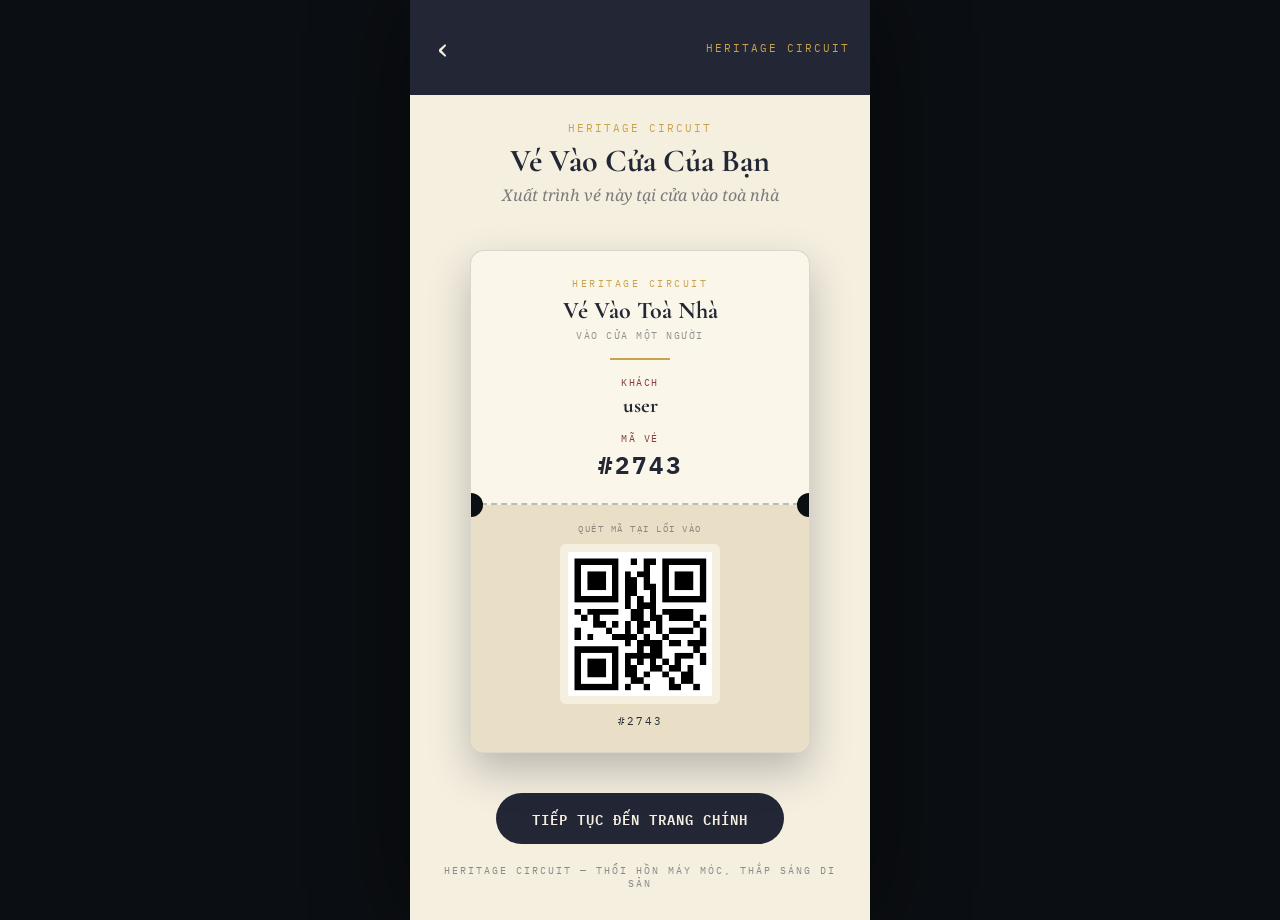
<file: heritage_circuit/entry-ticket.html>
<!DOCTYPE html>
<html lang="vi">
<head>
<meta charset="UTF-8">
<title data-i18n-title="entry.title">Heritage Circuit — Vé Vào Cửa</title>
<link rel="stylesheet" href="css/theme.css">
<link rel="stylesheet" href="css/components/ticket-card.css">
</head>
<body>

<div class="page">

  <div class="topbar">
    <a class="back-btn" href="rules.html"><span class="arrow">‹</span></a>
    <span class="tag">Heritage Circuit</span>
  </div>

  <div class="header centered">
    <div class="eyebrow" data-i18n="entry.eyebrow">Heritage Circuit</div>
    <h1 data-i18n="entry.h1">Vé Vào Cửa Của Bạn</h1>
    <div class="viet" data-i18n="entry.viet">Xuất trình vé này tại cửa vào toà nhà</div>
  </div>

  <div class="ticket-wrap">
    <div class="ticket">
      <div class="ticket-main">
        <div class="ticket-brand">Heritage Circuit</div>
        <div class="ticket-title" data-i18n="entry.ticketTitle">Vé Vào Toà Nhà</div>
        <div class="ticket-admit" data-i18n="entry.admit">Vào Cửa Một Người</div>

        <div class="ticket-rule"></div>

        <div class="ticket-field">
          <div class="ticket-field-label" data-i18n="entry.guestLabel">Khách</div>
          <div class="ticket-field-value" id="ticket-user">user</div>
        </div>

        <div class="ticket-field">
          <div class="ticket-field-label" data-i18n="entry.idLabel">Mã Vé</div>
          <div class="ticket-field-value mono-id" id="ticket-id">#0000</div>
        </div>
      </div>

      <div class="perforation"></div>

      <div class="ticket-stub">
        <div class="stub-caption" data-i18n="entry.scan">Quét mã tại lối vào</div>
        <div class="qr-box"><img src="images/qr-entry.png" alt="Entry ticket QR code" class="qr-img"></div>
        <div class="stub-id" id="ticket-id-stub">#0000</div>
      </div>
    </div>
  </div>

  <div style="padding:0 24px 20px; text-align:center;">
    <a class="btn btn-dark" href="store.html" style="display:inline-block; width:auto; padding:14px 36px;" data-i18n="entry.continue">Tiếp Tục Đến Cửa Hàng</a>
  </div>

  <div class="footer-stamp" data-i18n="common.footerMachine">HERITAGE CIRCUIT — THỔI HỒN MÁY MÓC, THẮP SÁNG DI SẢN</div>

<script src="js/app.js"></script>
<script src="js/i18n.js"></script>
<script src="js/pages/entry-ticket.js"></script>
</body>
</html>
</file>
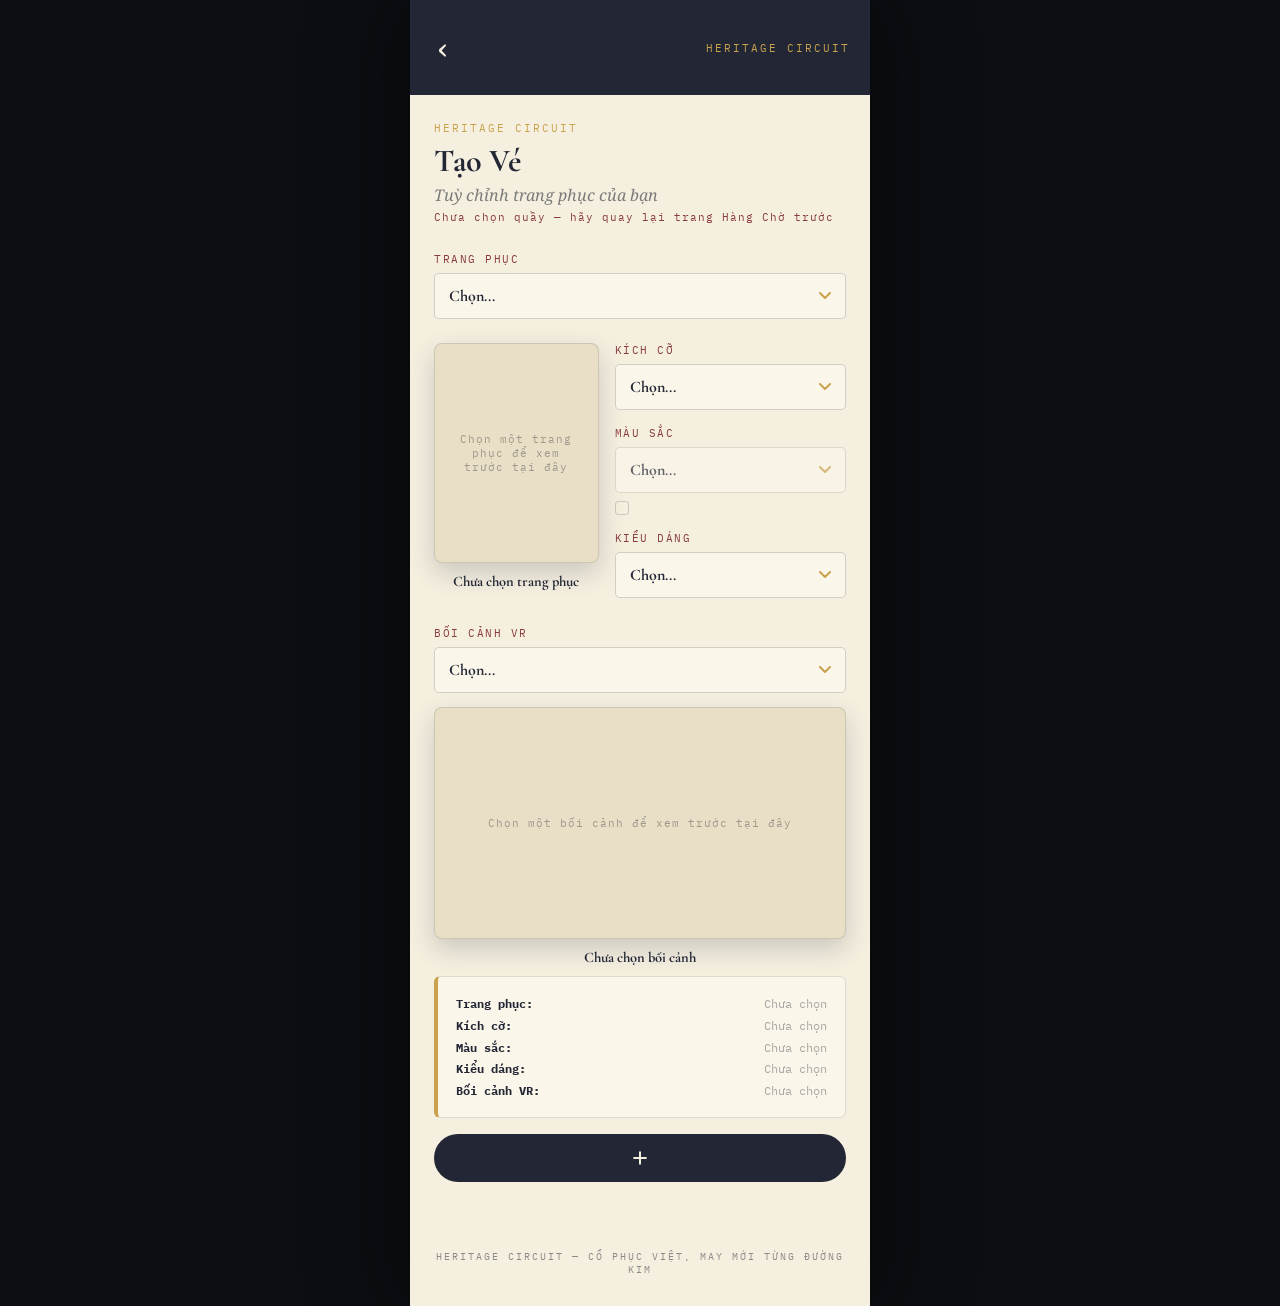
<file: heritage_circuit/generate-ticket.html>
<!DOCTYPE html>
<html lang="vi">
<head>
<meta charset="UTF-8">
<title data-i18n-title="generate.title">Heritage Circuit — Tạo Vé</title>
<link rel="stylesheet" href="css/theme.css">
<link rel="stylesheet" href="css/components/ticket-card.css">
<link rel="stylesheet" href="css/pages/generate-ticket.css">
</head>
<body>

<div class="page">

  <div class="topbar">
    <a class="back-btn" href="queue.html"><span class="arrow">‹</span></a>
    <span class="tag">Heritage Circuit</span>
  </div>

  <div class="header">
    <div class="eyebrow" data-i18n="generate.eyebrow">Heritage Circuit</div>
    <h1 data-i18n="generate.h1">Tạo Vé</h1>
    <div class="viet" data-i18n="generate.viet">Tuỳ chỉnh trang phục của bạn</div>
    <div class="viet" id="booth-note" style="margin-top:4px; font-style:normal; font-family:var(--font-mono); font-size:11px; letter-spacing:1px; color:var(--badge);"></div>
  </div>

  <div class="outfit-select-wrap">
    <label class="field-label accent" data-i18n="generate.outfitLabel">Trang Phục</label>
    <select class="select" id="select-outfit" onchange="onOutfitChange()">
      <option value="" data-i18n="generate.select">Chọn...</option>
      <option value="nhat_binh">Nhật Bình Phượng Hoàng</option>
      <option value="giao_linh">Giao Lĩnh Lục Trúc</option>
      <option value="ngu_than">Ngũ Thân Vân Lam</option>
    </select>
  </div>

  <div class="config-split">
    <div class="preview-col">
      <div class="preview-frame" id="preview-frame">
        <img id="preview-image" alt="Outfit preview">
        <span class="preview-placeholder" data-i18n="generate.previewOutfit">Chọn một trang phục để xem trước tại đây</span>
      </div>
      <div class="preview-caption" id="preview-name" data-i18n="generate.noOutfit">Chưa chọn trang phục</div>
    </div>

    <div class="options-col">
      <div class="option-group">
        <label class="field-label accent" data-i18n="generate.sizeLabel">Kích Cỡ</label>
        <select class="select" id="select-size" onchange="updateSummary()">
          <option value="" data-i18n="generate.select">Chọn...</option>
          <option value="S">S</option>
          <option value="M">M</option>
          <option value="L">L</option>
          <option value="XL">XL</option>
        </select>
      </div>

      <div class="option-group">
        <label class="field-label accent" data-i18n="generate.colorLabel">Màu Sắc</label>
        <select class="select" id="select-colour" onchange="updateSummary()" disabled>
          <option value="" data-i18n="generate.select">Chọn...</option>
        </select>
        <div class="swatch-preview">
          <span class="swatch-dot" id="colour-dot"></span>
          <span id="colour-label"></span>
        </div>
      </div>

      <div class="option-group">
        <label class="field-label accent" data-i18n="generate.formLabel">Kiểu Dáng</label>
        <select class="select" id="select-form" onchange="updateSummary()">
          <option value="" data-i18n="generate.select">Chọn...</option>
          <option value="Nữ" data-i18n="generate.formFemale">Nữ</option>
          <option value="Nam" data-i18n="generate.formMale">Nam</option>
        </select>
      </div>
    </div>
  </div>

  <div class="outfit-select-wrap">
    <label class="field-label accent" data-i18n="generate.settingLabel">Bối Cảnh VR</label>
    <select class="select" id="select-setting" onchange="onSettingChange()">
      <option value="" data-i18n="generate.select">Chọn...</option>
      <option value="cung_dinh_hue">Cung Đình Huế</option>
    </select>

    <div class="preview-frame preview-frame-landscape" id="setting-frame">
      <img id="setting-image" alt="VR setting preview">
      <span class="preview-placeholder" data-i18n="generate.previewSetting">Chọn một bối cảnh để xem trước tại đây</span>
    </div>
    <div class="preview-caption" id="setting-name" data-i18n="generate.noSetting">Chưa chọn bối cảnh</div>
  </div>

  <div class="summary-wrap">
    <div class="summary-card card card-brass-left">
      <div class="row"><span><b data-i18n="generate.sumOutfit">Trang phục:</b></span> <span id="sum-outfit" class="unset">Chưa chọn</span></div>
      <div class="row"><span><b data-i18n="generate.sumSize">Kích cỡ:</b></span> <span id="sum-size" class="unset">Chưa chọn</span></div>
      <div class="row"><span><b data-i18n="generate.sumColor">Màu sắc:</b></span> <span id="sum-colour" class="unset">Chưa chọn</span></div>
      <div class="row"><span><b data-i18n="generate.sumForm">Kiểu dáng:</b></span> <span id="sum-form" class="unset">Chưa chọn</span></div>
      <div class="row"><span><b data-i18n="generate.sumSetting">Bối cảnh VR:</b></span> <span id="sum-setting" class="unset">Chưa chọn</span></div>
    </div>
  </div>

  <div class="generate-wrap">
    <button class="btn-icon" id="generate-btn" onclick="generateTicket()" aria-label="Generate QR ticket">
      <svg viewBox="0 0 24 24" fill="none" xmlns="http://www.w3.org/2000/svg">
        <path d="M12 5v14M5 12h14" stroke="#f5efe0" stroke-width="2.4" stroke-linecap="round"/>
      </svg>
    </button>
  </div>

  <div class="qr-wrap">
    <div class="qr-card card" id="qr-card">
      <div class="qr-label" data-i18n="generate.qrLabel">Vé QR Của Bạn</div>
      <div class="qr-box"><canvas id="qr-canvas" class="qr-img" aria-label="Booth ticket QR code"></canvas></div>
      <div class="qr-id" id="qr-id">#0000</div>
      <div class="qr-time" id="qr-time" style="font-family:var(--font-mono); font-size:12px; letter-spacing:1px; color:var(--badge); margin-top:6px;"></div>
      <div class="qr-desc" data-i18n="generate.qrDesc">Xuất trình mã này tại quầy</div>
    </div>
  </div>

  <div class="footer-stamp" data-i18n="common.footerTailor">HERITAGE CIRCUIT — CỔ PHỤC VIỆT, MAY MỚI TỪNG ĐƯỜNG KIM</div>

  <div class="toast" id="toast"></div>
</div>

<script src="js/app.js"></script>
<script src="js/i18n.js"></script>
<script src="js/qrcode.min.js"></script>
<script src="js/pages/generate-ticket.js"></script>
</body>
</html>
</file>
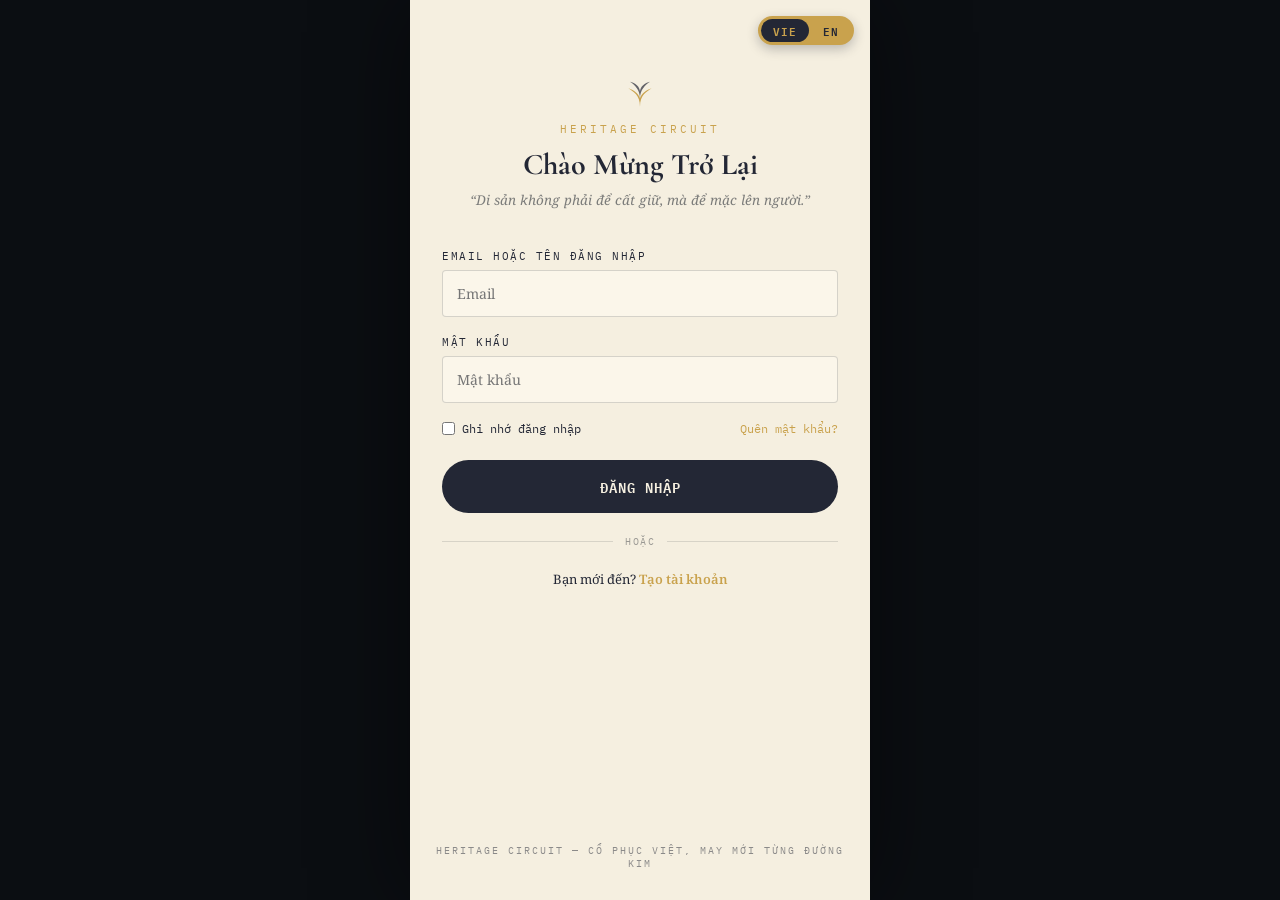
<file: heritage_circuit/login.html>
<!DOCTYPE html>
<html lang="vi">
<head>
<meta charset="UTF-8">
<title data-i18n-title="login.title">Heritage Circuit — Đăng Nhập</title>
<link rel="stylesheet" href="css/theme.css">
<link rel="stylesheet" href="css/pages/login.css">
</head>
<body>

<div class="page">

  <div class="lang-toggle floating" role="group" aria-label="Language / Ngôn ngữ">
    <button type="button" class="lang-opt" data-lang="vi">VIE</button>
    <button type="button" class="lang-opt" data-lang="en">EN</button>
  </div>

  <div class="brand">
    <svg viewBox="0 0 48 48" xmlns="http://www.w3.org/2000/svg">
      <path d="M24 44 C24 30 16 26 10 22 C16 24 22 28 24 34 C26 28 32 24 38 22 C32 26 24 30 24 44 Z" fill="#c9a24d"/>
      <path d="M24 34 C24 24 18 18 12 14 C18 15 24 20 24 26 C24 20 30 15 36 14 C30 18 24 24 24 34 Z" fill="#232735" opacity="0.7"/>
    </svg>
    <div class="word">Heritage Circuit</div>
    <h1 data-i18n="login.h1">Chào Mừng Trở Lại</h1>
    <p class="quote" data-i18n="login.quote">“Di sản không phải để cất giữ, mà để mặc lên người.”</p>
  </div>

  <form class="form-wrap" onsubmit="submitLogin(event)">
    <label class="field-label" data-i18n="login.emailLabel">Email hoặc tên đăng nhập</label>
    <input class="field" type="text" placeholder="Email" data-i18n-placeholder="login.emailPlaceholder">

    <label class="field-label" data-i18n="login.passwordLabel">Mật khẩu</label>
    <input class="field" type="password" placeholder="Mật khẩu" data-i18n-placeholder="login.passwordPlaceholder">

    <div class="row-between">
      <label class="remember"><input type="checkbox"> <span data-i18n="login.remember">Ghi nhớ đăng nhập</span></label>
      <a class="forgot" onclick="return false;" data-i18n="login.forgot">Quên mật khẩu?</a>
    </div>

    <button class="btn btn-dark" id="login-btn" type="submit" data-i18n="login.submit">Đăng Nhập</button>

    <div class="divider" data-i18n="login.or">hoặc</div>

    <div class="alt-actions">
      <span data-i18n="login.newHere">Bạn mới đến?</span> <a href="rules.html" data-i18n="login.createAccount">Tạo tài khoản</a>
    </div>
  </form>

  <div class="footer-stamp" data-i18n="login.footer">HERITAGE CIRCUIT — CỔ PHỤC VIỆT, MAY MỚI TỪNG ĐƯỜNG KIM</div>
</div>

<script src="js/app.js"></script>
<script src="js/i18n.js"></script>
<script src="js/pages/login.js"></script>
</body>
</html>
</file>
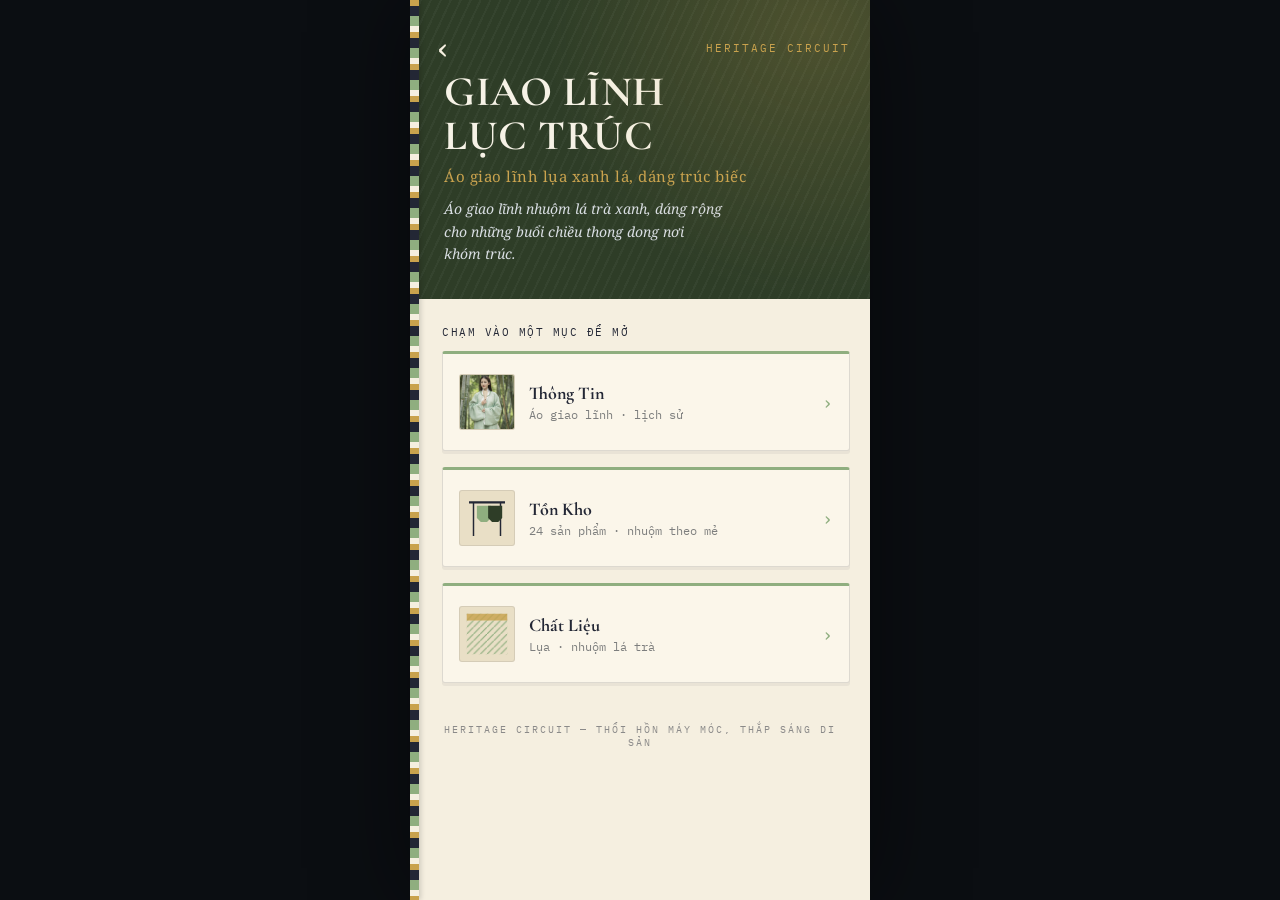
<file: heritage_circuit/product-giao-linh.html>
<!DOCTYPE html>
<html lang="vi">
<head>
<meta charset="UTF-8">
<title data-i18n-title="pGiao.title">Heritage Circuit — Giao Lĩnh Lục Trúc</title>
<link rel="stylesheet" href="css/theme.css">
<link rel="stylesheet" href="css/pages/product.css">
<style>
  :root{
    --product-accent:#8fae7f;
    --product-hero-bg:#2e3d27;
  }
</style>
</head>
<body>

<div class="page">

  <div class="view view-home" id="view-home">
    <div class="topbar">
      <a class="back-btn" href="store.html"><span class="arrow">‹</span></a>
      <span class="tag">Heritage Circuit</span>
    </div>
    <div class="spine"></div>
    <div class="hero">
      <h1>GIAO LĨNH<br>LỤC TRÚC</h1>
      <div class="viet" data-i18n="pGiao.heroViet">Áo giao lĩnh lụa xanh lá, dáng trúc biếc</div>
      <p class="sub" data-i18n="pGiao.heroSub">A cross-collar robe dyed with green tea leaf, cut loose for slow afternoons in the bamboo grove.</p>
    </div>

    <div class="nav-list">
      <div class="nav-hint" data-i18n="product.tapHint">Chạm vào một mục để mở</div>

      <button class="nav-item" onclick="openPage('info')">
        <div class="nav-thumb"><img src="images/giao_linh_hero.png" alt="Giao Linh"></div>
        <div class="nav-text">
          <div class="nav-title" data-i18n="product.info">Thông Tin</div>
          <div class="nav-preview" data-i18n="pGiao.navInfo">Áo giao lĩnh · lịch sử</div>
        </div>
        <div class="nav-chevron">›</div>
      </button>

      <button class="nav-item" onclick="openPage('stock')">
        <div class="nav-thumb">
          <svg viewBox="0 0 48 48" xmlns="http://www.w3.org/2000/svg">
            <line x1="8" y1="10" x2="40" y2="10" stroke="#232735" stroke-width="2"/>
            <line x1="12" y1="10" x2="12" y2="40" stroke="#232735" stroke-width="1.3"/>
            <line x1="36" y1="10" x2="36" y2="40" stroke="#232735" stroke-width="1.3"/>
            <path d="M15 13 v11 l3.5 3.5 h5.5 l3.5 -3.5 v-11 z" fill="#8fae7f"/>
            <path d="M25 13 v11 l3.5 3.5 h5.5 l3.5 -3.5 v-11 z" fill="#2e3d27"/>
          </svg>
        </div>
        <div class="nav-text">
          <div class="nav-title" data-i18n="product.stock">Tồn Kho</div>
          <div class="nav-preview" data-i18n="pGiao.navStock">24 sản phẩm · nhuộm theo mẻ</div>
        </div>
        <div class="nav-chevron">›</div>
      </button>

      <button class="nav-item" onclick="openPage('material')">
        <div class="nav-thumb">
          <svg viewBox="0 0 48 48" xmlns="http://www.w3.org/2000/svg">
            <defs>
              <pattern id="weaveNav" width="6" height="6" patternUnits="userSpaceOnUse">
                <rect width="6" height="6" fill="#e9dfc6"/>
                <path d="M0 6 L6 0" stroke="#8fae7f" stroke-width="1"/>
              </pattern>
            </defs>
            <rect x="6" y="6" width="36" height="36" fill="url(#weaveNav)"/>
            <rect x="6" y="6" width="36" height="6" fill="#c9a24d" opacity="0.8"/>
          </svg>
        </div>
        <div class="nav-text">
          <div class="nav-title" data-i18n="product.material">Chất Liệu</div>
          <div class="nav-preview" data-i18n="pGiao.navMaterial">Lụa · nhuộm lá trà</div>
        </div>
        <div class="nav-chevron">›</div>
      </button>
    </div>

    <div class="footer-stamp" data-i18n="common.footerMachine">HERITAGE CIRCUIT — THỔI HỒN MÁY MÓC, THẮP SÁNG DI SẢN</div>
  </div>

  <div class="view view-detail" id="view-info">
    <div class="detail-topbar">
      <button class="back-btn" onclick="closePage()"><span class="arrow">‹</span> <span data-i18n="product.back">Quay lại</span></button>
      <span class="tag" data-i18n="product.tagHeritage">Di Sản</span>
    </div>
    <div class="detail-hero-media">
      <img src="images/giao_linh_hero.png" alt="Model wearing a sage green cross-collar giao linh robe in a bamboo grove">
    </div>
    <div class="detail-body">
      <div class="detail-title" data-i18n="product.info">Thông Tin</div>
      <ul class="fact-list">
        <li data-i18n="pGiao.li1">Giao lĩnh (交領, "crossed collar") is one of the oldest recorded Vietnamese garment forms, worn from at least the Lý–Trần dynasties onward by both men and women.</li>
        <li data-i18n="pGiao.li2">Its defining feature is the collar itself: the two front panels cross over the chest in a V, closing left-over-right, then tied with a sash rather than buttoned.</li>
        <li data-i18n="pGiao.li3">Everyday versions used light, unlined sleeves, while ceremonial ones used fuller, weighted sleeves like this one, so the fabric falls in soft folds when the arms are still.</li>
        <li data-i18n="pGiao.li4">Because the robe opens at the front, a pale underlayer was traditionally worn beneath it, visible at the collar and hem — the same soft two-tone look kept in this reproduction.</li>
        <li data-i18n="pGiao.li5">The cross-collar robe form predates and directly influenced the Japanese kimono and Korean hanbok, all descending from a shared cross-collar tradition across East and Southeast Asia.</li>
        <li data-i18n="pGiao.li6">This piece lightens the traditional fabric weight and dyes it in green tea leaf, suited to outdoor portraits and daytime ceremony rather than formal court wear.</li>
      </ul>
    </div>
  </div>

  <div class="view view-detail" id="view-stock">
    <div class="detail-topbar">
      <button class="back-btn" onclick="closePage()"><span class="arrow">‹</span> <span data-i18n="product.back">Quay lại</span></button>
      <span class="tag" data-i18n="product.tagAvailability">Tồn Kho</span>
    </div>
    <div class="detail-body" style="padding-top:26px;">
      <div class="detail-title" data-i18n="product.stock">Tồn Kho</div>

      <div class="text-card card card-brass-top">
        <div class="text-card-label" data-i18n="product.onHand">Có Sẵn</div>
        <div class="stock-row">
          <span class="stock-dot"></span>
          <span class="stock-count">24</span>
          <span style="font-size:13px;color:rgba(42,47,54,0.6);" data-i18n="pGiao.onHandText">sản phẩm từ mẻ nhuộm lá trà hiện tại</span>
        </div>
        <p style="margin-bottom:0;" data-i18n="pGiao.stockNote">Độ đậm màu thay đổi đôi chút giữa các mẻ, vì sắc màu đến trực tiếp từ lá trà dùng trong tuần đó.</p>
      </div>

      <div class="text-card card card-brass-top">
        <div class="text-card-label" data-i18n="product.bySize">Theo Kích Cỡ</div>
        <div class="size-stock" style="margin-top:0;">
          <span class="size-chip low" data-i18n="pGiao.chipS">S · còn 4</span>
          <span class="size-chip">M</span>
          <span class="size-chip">L</span>
          <span class="size-chip low" data-i18n="pGiao.chipXL">XL · còn 2</span>
        </div>
      </div>

      <div class="text-card card card-brass-top">
        <div class="text-card-label" data-i18n="product.refChart">Bảng Tham Chiếu</div>
        <table class="size-table">
          <tr><th data-i18n="product.thSize">Cỡ</th><th data-i18n="product.thChest">Ngực</th><th data-i18n="product.thLength">Dài</th><th data-i18n="product.thSleeve">Tay áo</th></tr>
          <tr><td>S</td><td>36"</td><td>50"</td><td>27"</td></tr>
          <tr><td>M</td><td>38"</td><td>51"</td><td>27.5"</td></tr>
          <tr><td>L</td><td>40"</td><td>52"</td><td>28"</td></tr>
          <tr><td>XL</td><td>42"</td><td>53"</td><td>28.5"</td></tr>
        </table>
      </div>

    </div>
  </div>


  <div class="view view-detail" id="view-material">
    <div class="detail-topbar">
      <button class="back-btn" onclick="closePage()"><span class="arrow">‹</span> <span data-i18n="product.back">Quay lại</span></button>
      <span class="tag" data-i18n="product.tagMaterial">Chất Liệu</span>
    </div>
    <div class="detail-body" style="padding-top:26px;">
      <div class="detail-title" data-i18n="product.material">Chất Liệu</div>
      <div class="text-card card card-brass-top">
        <div class="text-card-label" data-i18n="product.fabric">Vải</div>
        <img class="mats-img" src="images/silk.png">
        <p style="margin-bottom:0;" data-i18n="pGiao.fabricText">Lụa tơ tằm mềm cho áo ngoài, phối cùng lớp lụa lót màu ngà nhẹ hơn, lộ ra ở cổ, cửa tay và gấu áo.</p>
      </div>
      <div class="text-card card card-brass-top">
        <div class="text-card-label" data-i18n="pGiao.dyeLabel">Nhuộm &amp; viền</div>
        <p data-i18n="pGiao.dyeText">Colour comes from a green tea leaf dye bath, giving the sage tone its slightly warm, muted cast rather than a flat synthetic green.</p>

        <div class="swatch-legend">
          <div><span class="swatch-dot" style="background:#8fae7f;"></span><span data-i18n="pGiao.sw1">Xanh trà trầm</span></div>
          <div><span class="swatch-dot" style="background:#ecdfa5;"></span><span data-i18n="pGiao.sw2">Lớp lót màu ngà</span></div>
          <div><span class="swatch-dot" style="background:#c9a24d;"></span><span data-i18n="pGiao.sw3">Đai màu trúc vàng</span></div>
        </div>
      </div>
    </div>
  </div>
</div>

<script src="js/app.js"></script>
<script src="js/i18n.js"></script>
<script src="js/pages/product.js"></script>
</body>
</html>
</file>
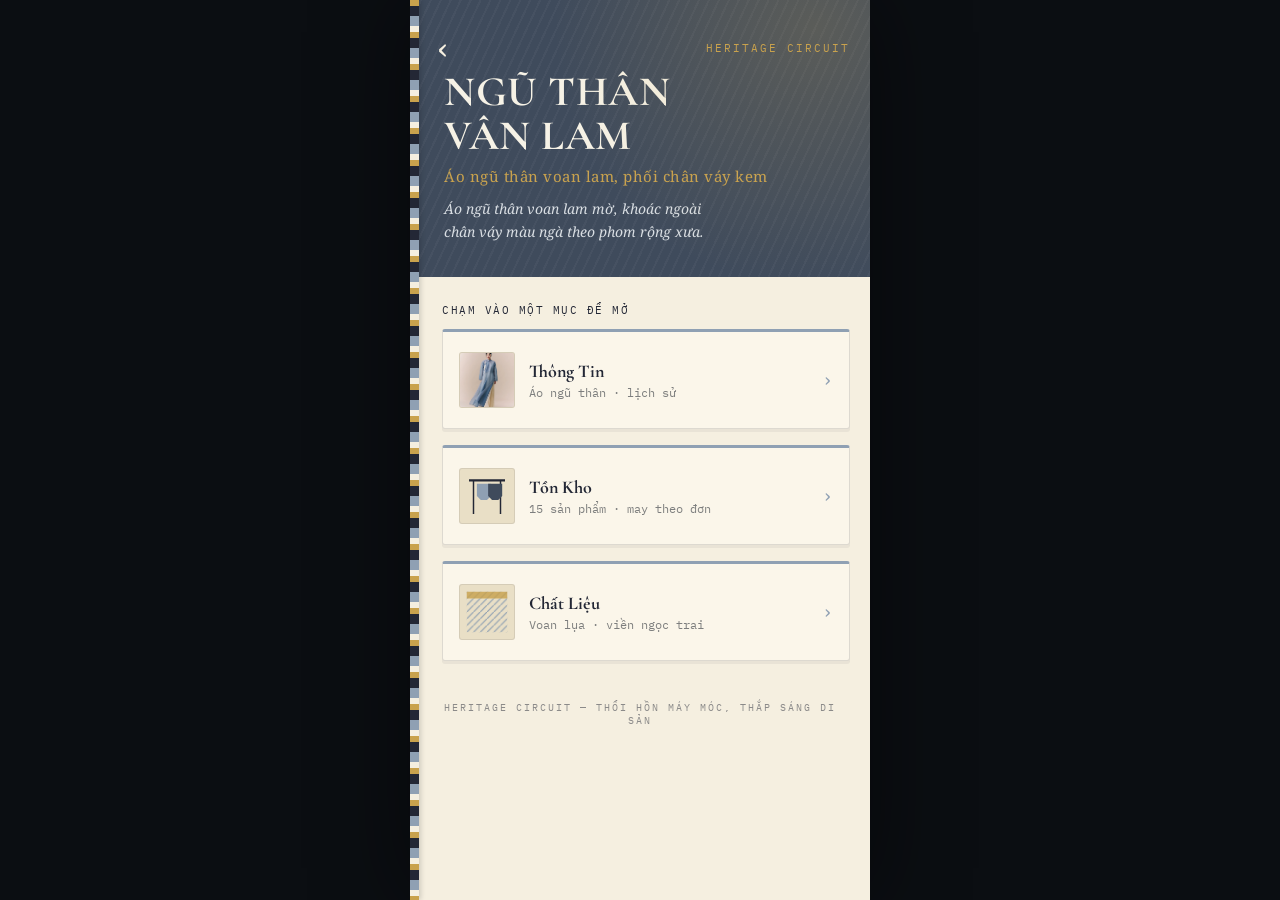
<file: heritage_circuit/product-ngu-than.html>
<!DOCTYPE html>
<html lang="vi">
<head>
<meta charset="UTF-8">
<title data-i18n-title="pNgu.title">Heritage Circuit — Ngũ Thân Vân Lam</title>
<link rel="stylesheet" href="css/theme.css">
<link rel="stylesheet" href="css/pages/product.css">
<style>
  :root{
    --product-accent:#8fa0b3;
    --product-hero-bg:#3f4b5c;
  }
</style>
</head>
<body>

<div class="page">

  <div class="view view-home" id="view-home">
    <div class="topbar">
      <a class="back-btn" href="store.html"><span class="arrow">‹</span></a>
      <span class="tag">Heritage Circuit</span>
    </div>
    <div class="spine"></div>
    <div class="hero">
      <h1>NGŨ THÂN<br>VÂN LAM</h1>
      <div class="viet" data-i18n="pNgu.heroViet">Áo ngũ thân voan lam, phối chân váy kem</div>
      <p class="sub" data-i18n="pNgu.heroSub">A sheer organza five-panel robe in dusty blue, worn over an ivory underskirt in the old fuller shape.</p>
    </div>

    <div class="nav-list">
      <div class="nav-hint" data-i18n="product.tapHint">Chạm vào một mục để mở</div>

      <button class="nav-item" onclick="openPage('info')">
        <div class="nav-thumb"><img src="images/ngu_than_hero.png" alt="Ngu Than"></div>
        <div class="nav-text">
          <div class="nav-title" data-i18n="product.info">Thông Tin</div>
          <div class="nav-preview" data-i18n="pNgu.navInfo">Áo ngũ thân · lịch sử</div>
        </div>
        <div class="nav-chevron">›</div>
      </button>

      <button class="nav-item" onclick="openPage('stock')">
        <div class="nav-thumb">
          <svg viewBox="0 0 48 48" xmlns="http://www.w3.org/2000/svg">
            <line x1="8" y1="10" x2="40" y2="10" stroke="#232735" stroke-width="2"/>
            <line x1="12" y1="10" x2="12" y2="40" stroke="#232735" stroke-width="1.3"/>
            <line x1="36" y1="10" x2="36" y2="40" stroke="#232735" stroke-width="1.3"/>
            <path d="M15 13 v11 l3.5 3.5 h5.5 l3.5 -3.5 v-11 z" fill="#8fa0b3"/>
            <path d="M25 13 v11 l3.5 3.5 h5.5 l3.5 -3.5 v-11 z" fill="#3f4b5c"/>
          </svg>
        </div>
        <div class="nav-text">
          <div class="nav-title" data-i18n="product.stock">Tồn Kho</div>
          <div class="nav-preview" data-i18n="pNgu.navStock">15 sản phẩm · may theo đơn</div>
        </div>
        <div class="nav-chevron">›</div>
      </button>

      <button class="nav-item" onclick="openPage('material')">
        <div class="nav-thumb">
          <svg viewBox="0 0 48 48" xmlns="http://www.w3.org/2000/svg">
            <defs>
              <pattern id="weaveNav" width="6" height="6" patternUnits="userSpaceOnUse">
                <rect width="6" height="6" fill="#e9dfc6"/>
                <path d="M0 6 L6 0" stroke="#8fa0b3" stroke-width="1"/>
              </pattern>
            </defs>
            <rect x="6" y="6" width="36" height="36" fill="url(#weaveNav)"/>
            <rect x="6" y="6" width="36" height="6" fill="#c9a24d" opacity="0.8"/>
          </svg>
        </div>
        <div class="nav-text">
          <div class="nav-title" data-i18n="product.material">Chất Liệu</div>
          <div class="nav-preview" data-i18n="pNgu.navMaterial">Voan lụa · viền ngọc trai</div>
        </div>
        <div class="nav-chevron">›</div>
      </button>

    </div>

    <div class="footer-stamp" data-i18n="common.footerMachine">HERITAGE CIRCUIT — THỔI HỒN MÁY MÓC, THẮP SÁNG DI SẢN</div>
  </div>

  <div class="view view-detail" id="view-info">
    <div class="detail-topbar">
      <button class="back-btn" onclick="closePage()"><span class="arrow">‹</span> <span data-i18n="product.back">Quay lại</span></button>
      <span class="tag" data-i18n="product.tagHeritage">Di Sản</span>
    </div>
    <div class="detail-hero-media">
      <img src="images/ngu_than_hero.png" alt="Model wearing a sheer dusty blue ngu than robe over a cream underskirt">
    </div>
    <div class="detail-body">
      <div class="detail-title" data-i18n="product.info">Thông Tin</div>
      <ul class="fact-list">
        <li data-i18n="pNgu.li1">Áo ngũ thân, "the five-paneled robe," was the standard formal outer garment for both men and women in Vietnam from the 18th century onward, and the direct ancestor of the modern áo dài.</li>
        <li data-i18n="pNgu.li2">The five panels carried a family meaning: four main panels stood for the wearer's parents, and a fifth, smaller inner panel stood for the wearer.</li>
        <li data-i18n="pNgu.li3">It was traditionally worn with a standing mandarin collar, cổ đứng, closed by cloth-covered buttons running diagonally from the neck to the underarm.</li>
        <li data-i18n="pNgu.li4">An inner layer in a contrasting colour — like the cream underskirt shown here — was meant to show through at the hem and side slits, which is why the outer fabric was historically kept sheer or lightweight.</li>
        <li data-i18n="pNgu.li5">The garment narrowed into the modern two-panel áo dài in the 1930s; this reproduction restores the older, fuller five-panel silhouette.</li>
        <li data-i18n="pNgu.li6">The pearl hairpins and chest tassel echo the small ornaments once pinned at the collar for formal occasions, reimagined here in pearl rather than metal.</li>
      </ul>
    </div>
  </div>

  <div class="view view-detail" id="view-stock">
    <div class="detail-topbar">
      <button class="back-btn" onclick="closePage()"><span class="arrow">‹</span> <span data-i18n="product.back">Quay lại</span></button>
      <span class="tag" data-i18n="product.tagAvailability">Tồn Kho</span>
    </div>
    <div class="detail-body" style="padding-top:26px;">
      <div class="detail-title" data-i18n="product.stock">Tồn Kho</div>
      <div class="text-card card card-brass-top">
        <div class="text-card-label" data-i18n="product.onHand">Có Sẵn</div>
        <div class="stock-row">
          <span class="stock-dot"></span>
          <span class="stock-count">15</span>
          <span style="font-size:13px;color:rgba(42,47,54,0.6);" data-i18n="pNgu.onHandText">sản phẩm hoàn thiện tại xưởng may Hội An</span>
        </div>
        <p style="margin-bottom:0;" data-i18n="pNgu.stockNote">Voan lụa mỏng được cắt và hoàn thiện thủ công, nên mỗi sản phẩm mất nhiều thời gian hơn vải lót thông thường.</p>
      </div>
      <div class="text-card card card-brass-top">
        <div class="text-card-label" data-i18n="product.bySize">Theo Kích Cỡ</div>
        <div class="size-stock" style="margin-top:0;">
          <span class="size-chip low" data-i18n="pNgu.chipS">S · còn 1</span>
          <span class="size-chip">M</span>
          <span class="size-chip">L</span>
          <span class="size-chip low" data-i18n="pNgu.chipXL">XL · còn 2</span>
        </div>
      </div>

      <div class="text-card card card-brass-top">
        <div class="text-card-label" data-i18n="product.refChart">Bảng Tham Chiếu</div>
        <table class="size-table">
          <tr><th data-i18n="product.thSize">Cỡ</th><th data-i18n="product.thChest">Ngực</th><th data-i18n="product.thLength">Dài</th><th data-i18n="product.thSleeve">Tay áo</th></tr>
          <tr><td>S</td><td>34"</td><td>54"</td><td>23"</td></tr>
          <tr><td>M</td><td>36"</td><td>55"</td><td>23.5"</td></tr>
          <tr><td>L</td><td>38"</td><td>56"</td><td>24"</td></tr>
          <tr><td>XL</td><td>40"</td><td>57"</td><td>24.5"</td></tr>
        </table>
      </div>

    </div>
  </div>


  <div class="view view-detail" id="view-material">
    <div class="detail-topbar">
      <button class="back-btn" onclick="closePage()"><span class="arrow">‹</span> <span data-i18n="product.back">Quay lại</span></button>
      <span class="tag" data-i18n="product.tagMaterial">Chất Liệu</span>
    </div>
    <div class="detail-body" style="padding-top:26px;">
      <div class="detail-title" data-i18n="product.material">Chất Liệu</div>
      <div class="text-card card card-brass-top">
        <div class="text-card-label" data-i18n="product.fabric">Vải</div>
        <img class="mats-img" src="images/silk.png">
        <p style="margin-bottom:0;" data-i18n="pNgu.fabricText">Áo ngoài bằng voan lụa màu lam sương, đủ mỏng để lộ chân váy bên trong, khoác ngoài chân váy gấm lụa màu kem có hoa văn dệt riêng.</p>
      </div>
      <div class="text-card card card-brass-top">
        <div class="text-card-label" data-i18n="pNgu.trimLabel">Viền &amp; phụ kiện</div>
        <p data-i18n="pNgu.trimText">The standing collar is interfaced to hold its shape under sheer fabric, closed with cloth-covered buttons, and finished with a hand-strung pearl floral tassel at the chest.</p>
        <div class="swatch-legend">
          <div><span class="swatch-dot" style="background:#8fa0b3;"></span><span data-i18n="pNgu.sw1">Voan lam sương</span></div>
          <div><span class="swatch-dot" style="background:#e9dfc6;"></span><span data-i18n="pNgu.sw2">Chân váy màu kem</span></div>
          <div><span class="swatch-dot" style="background:#c9a24d;"></span><span data-i18n="pNgu.sw3">Viền ngọc trai</span></div>
        </div>
      </div>
    </div>
  </div>

</div>

<script src="js/app.js"></script>
<script src="js/i18n.js"></script>
<script src="js/pages/product.js"></script>
</body>
</html>
</file>
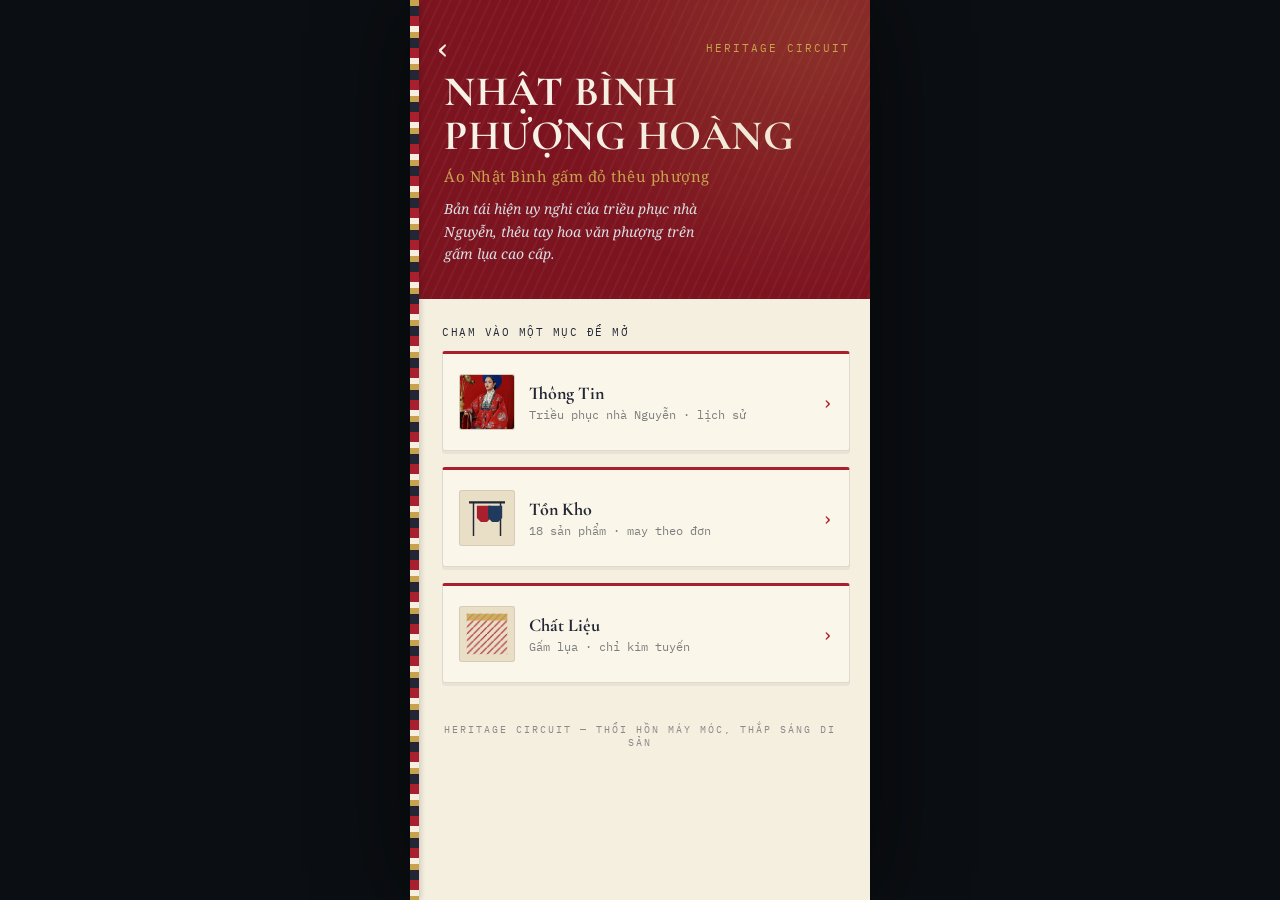
<file: heritage_circuit/product-nhat-binh.html>
<!DOCTYPE html>
<html lang="vi">
<head>
<meta charset="UTF-8">
<title data-i18n-title="pNhat.title">Heritage Circuit — Nhật Bình Phượng Hoàng</title>
<link rel="stylesheet" href="css/theme.css">
<link rel="stylesheet" href="css/pages/product.css">
<style>
  /* Per-product accent — the only thing that differs structurally between the three product pages. */
  :root{
    --product-accent:#a91f2e;
    --product-hero-bg:#7c1420;
  }
</style>
</head>
<body>

<div class="page">

  <!-- HOME VIEW -->
  <div class="view view-home" id="view-home">
    <div class="topbar">
      <a class="back-btn" href="store.html"><span class="arrow">‹</span></a>
      <span class="tag">Heritage Circuit</span>
    </div>
    <div class="spine"></div>
    <div class="hero">
      <h1>NHẬT BÌNH<br>PHƯỢNG HOÀNG</h1>
      <div class="viet" data-i18n="pNhat.heroViet">Áo Nhật Bình gấm đỏ thêu phượng</div>
      <p class="sub" data-i18n="pNhat.heroSub">A majestic reproduction of the Nguyễn Dynasty court robe, hand-embroidered with phoenix motifs on premium silk brocade.</p>
    </div>

    <div class="nav-list">
      <div class="nav-hint" data-i18n="product.tapHint">Chạm vào một mục để mở</div>

      <button class="nav-item" onclick="openPage('info')">
        <div class="nav-thumb"><img src="images/nhat_binh_hero.png" alt="Nhat Binh"></div>
        <div class="nav-text">
          <div class="nav-title" data-i18n="product.info">Thông Tin</div>
          <div class="nav-preview" data-i18n="pNhat.navInfo">Triều phục nhà Nguyễn · lịch sử</div>
        </div>
        <div class="nav-chevron">›</div>
      </button>

      <button class="nav-item" onclick="openPage('stock')">
        <div class="nav-thumb">
          <svg viewBox="0 0 48 48" xmlns="http://www.w3.org/2000/svg">
            <line x1="8" y1="10" x2="40" y2="10" stroke="#232735" stroke-width="2"/>
            <line x1="12" y1="10" x2="12" y2="40" stroke="#232735" stroke-width="1.3"/>
            <line x1="36" y1="10" x2="36" y2="40" stroke="#232735" stroke-width="1.3"/>
            <path d="M15 13 v11 l3.5 3.5 h5.5 l3.5 -3.5 v-11 z" fill="#a91f2e"/>
            <path d="M25 13 v11 l3.5 3.5 h5.5 l3.5 -3.5 v-11 z" fill="#1f3a5c"/>
          </svg>
        </div>
        <div class="nav-text">
          <div class="nav-title" data-i18n="product.stock">Tồn Kho</div>
          <div class="nav-preview" data-i18n="pNhat.navStock">18 sản phẩm · may theo đơn</div>
        </div>
        <div class="nav-chevron">›</div>
      </button>

      <button class="nav-item" onclick="openPage('material')">
        <div class="nav-thumb">
          <svg viewBox="0 0 48 48" xmlns="http://www.w3.org/2000/svg">
            <defs>
              <pattern id="weaveNav" width="6" height="6" patternUnits="userSpaceOnUse">
                <rect width="6" height="6" fill="#e9dfc6"/>
                <path d="M0 6 L6 0" stroke="#a91f2e" stroke-width="1"/>
              </pattern>
            </defs>
            <rect x="6" y="6" width="36" height="36" fill="url(#weaveNav)"/>
            <rect x="6" y="6" width="36" height="6" fill="#c9a24d" opacity="0.8"/>
          </svg>
        </div>
        <div class="nav-text">
          <div class="nav-title" data-i18n="product.material">Chất Liệu</div>
          <div class="nav-preview" data-i18n="pNhat.navMaterial">Gấm lụa · chỉ kim tuyến</div>
        </div>
        <div class="nav-chevron">›</div>
      </button>
    </div>

    <div class="footer-stamp" data-i18n="common.footerMachine">HERITAGE CIRCUIT — THỔI HỒN MÁY MÓC, THẮP SÁNG DI SẢN</div>
  </div>

  <!-- INFO -->
  <div class="view view-detail" id="view-info">
    <div class="detail-topbar">
      <button class="back-btn" onclick="closePage()"><span class="arrow">‹</span> <span data-i18n="product.back">Quay lại</span></button>
      <span class="tag" data-i18n="product.tagHeritage">Di Sản</span>
    </div>
    <div class="detail-hero-media">
      <img src="images/nhat_binh_hero.png" alt="Model wearing a red Nhat Binh robe with phoenix roundels and a blue khan vanh headdress">
    </div>
    <div class="detail-body">
      <div class="detail-title" data-i18n="product.info">Thông Tin</div>
      <ul class="fact-list">
        <li data-i18n="pNhat.li1">Nhật Bình was the ceremonial court dress of queens, princesses, and high-ranking women of the Nguyễn Dynasty, worn from the 19th into the early 20th century.</li>
        <li data-i18n="pNhat.li2">The name comes from its square, front-facing collar — cổ vuông — which sits flat like the character for "sun" (nhật) when viewed head-on.</li>
        <li data-i18n="pNhat.li3">Colour marked rank at court: bright yellow was reserved for the queen, red for princesses and senior consorts, with purple and blue worn further down the hierarchy.</li>
        <li data-i18n="pNhat.li4">The roundels on the chest and back are embroidered with phượng, the phoenix — the female counterpart to the dragon roundels reserved for the emperor's robe.</li>
        <li data-i18n="pNhat.li5">The rounded headdress seen with it, khăn vành, is wound from a single long strip of fabric, its brim sloping gently at the back like a crescent moon.</li>
        <li data-i18n="pNhat.li6">This reproduction keeps the hand-embroidered collar and phoenix roundels, tailored for modern brides and ceremony wear rather than daily palace duty.</li>
      </ul>
    </div>
  </div>

  <!-- STOCK -->
  <div class="view view-detail" id="view-stock">
    <div class="detail-topbar">
      <button class="back-btn" onclick="closePage()"><span class="arrow">‹</span> <span data-i18n="product.back">Quay lại</span></button>
      <span class="tag" data-i18n="product.tagAvailability">Tồn Kho</span>
    </div>
    <div class="detail-body" style="padding-top:26px;">
      <div class="detail-title" data-i18n="product.stock">Tồn Kho</div>
      <div class="text-card card card-brass-top">
        <div class="text-card-label" data-i18n="product.onHand">Có Sẵn</div>
        <div class="stock-row">
          <span class="stock-dot"></span>
          <span class="stock-count">18</span>
          <span style="font-size:13px;color:rgba(42,47,54,0.6);" data-i18n="pNhat.onHandText">sản phẩm hoàn thiện tại xưởng thêu Huế</span>
        </div>
        <p style="margin-bottom:0;" data-i18n="pNhat.stockNote">Mỗi cổ áo được thêu tay theo đơn, nên thời gian thực hiện khoảng 3–5 tuần sau khi chốt kích cỡ.</p>
      </div>
      <div class="text-card card card-brass-top">
        <div class="text-card-label" data-i18n="product.bySize">Theo Kích Cỡ</div>
        <div class="size-stock" style="margin-top:0;">
          <span class="size-chip low" data-i18n="pNhat.chipS">S · còn 2</span>
          <span class="size-chip">M</span>
          <span class="size-chip">L</span>
          <span class="size-chip low" data-i18n="pNhat.chipXL">XL · còn 3</span>
        </div>
      </div>

      <div class="text-card card card-brass-top">
        <div class="text-card-label" data-i18n="product.refChart">Bảng Tham Chiếu</div>
        <table class="size-table">
          <tr><th data-i18n="product.thSize">Cỡ</th><th data-i18n="product.thChest">Ngực</th><th data-i18n="product.thLength">Dài</th><th data-i18n="product.thSleeve">Tay áo</th></tr>
          <tr><td>S</td><td>38"</td><td>25"</td><td>24.5"</td></tr>
          <tr><td>M</td><td>40"</td><td>25.75"</td><td>25"</td></tr>
          <tr><td>L</td><td>42"</td><td>26.5"</td><td>25.5"</td></tr>
          <tr><td>XL</td><td>44"</td><td>27.25"</td><td>26"</td></tr>
        </table>
      </div>
    </div>
  </div>

  <!-- MATERIAL -->
  <div class="view view-detail" id="view-material">
    <div class="detail-topbar">
      <button class="back-btn" onclick="closePage()"><span class="arrow">‹</span> <span data-i18n="product.back">Quay lại</span></button>
      <span class="tag" data-i18n="product.tagMaterial">Chất Liệu</span>
    </div>
    <div class="detail-body" style="padding-top:26px;">
      <div class="detail-title" data-i18n="product.material">Chất Liệu</div>
      <div class="text-card card card-brass-top">
        <div class="text-card-label" data-i18n="product.fabric">Vải</div>
        <img class="mats-img" src="images/silk.png">
        <p style="margin-bottom:0;" data-i18n="pNhat.fabricText">Gấm lụa cho thân áo, lót sau cổ bằng vải pha bông-lụa dệt dày để giữ phom.</p>
      </div>
      <div class="text-card card card-brass-top">
        <div class="text-card-label" data-i18n="pNhat.embLabel">Thêu</div>
        <p data-i18n="pNhat.embText">The collar and roundels are hand-embroidered in gold-wrapped thread and silk floss, following the phượng (phoenix) motif traditional to women's court dress.</p>
        <div class="swatch-legend">
          <div><span class="swatch-dot" style="background:#a91f2e;"></span><span data-i18n="pNhat.sw1">Gấm đỏ hoàng gia</span></div>
          <div><span class="swatch-dot" style="background:#1f3a5c;"></span><span data-i18n="pNhat.sw2">Viền cổ màu chàm</span></div>
          <div><span class="swatch-dot" style="background:#c9a24d;"></span><span data-i18n="pNhat.sw3">Chỉ kim tuyến</span></div>
        </div>
      </div>
    </div>
  </div>

</div>

<script src="js/app.js"></script>
<script src="js/i18n.js"></script>
<script src="js/pages/product.js"></script>
</body>
</html>
</file>
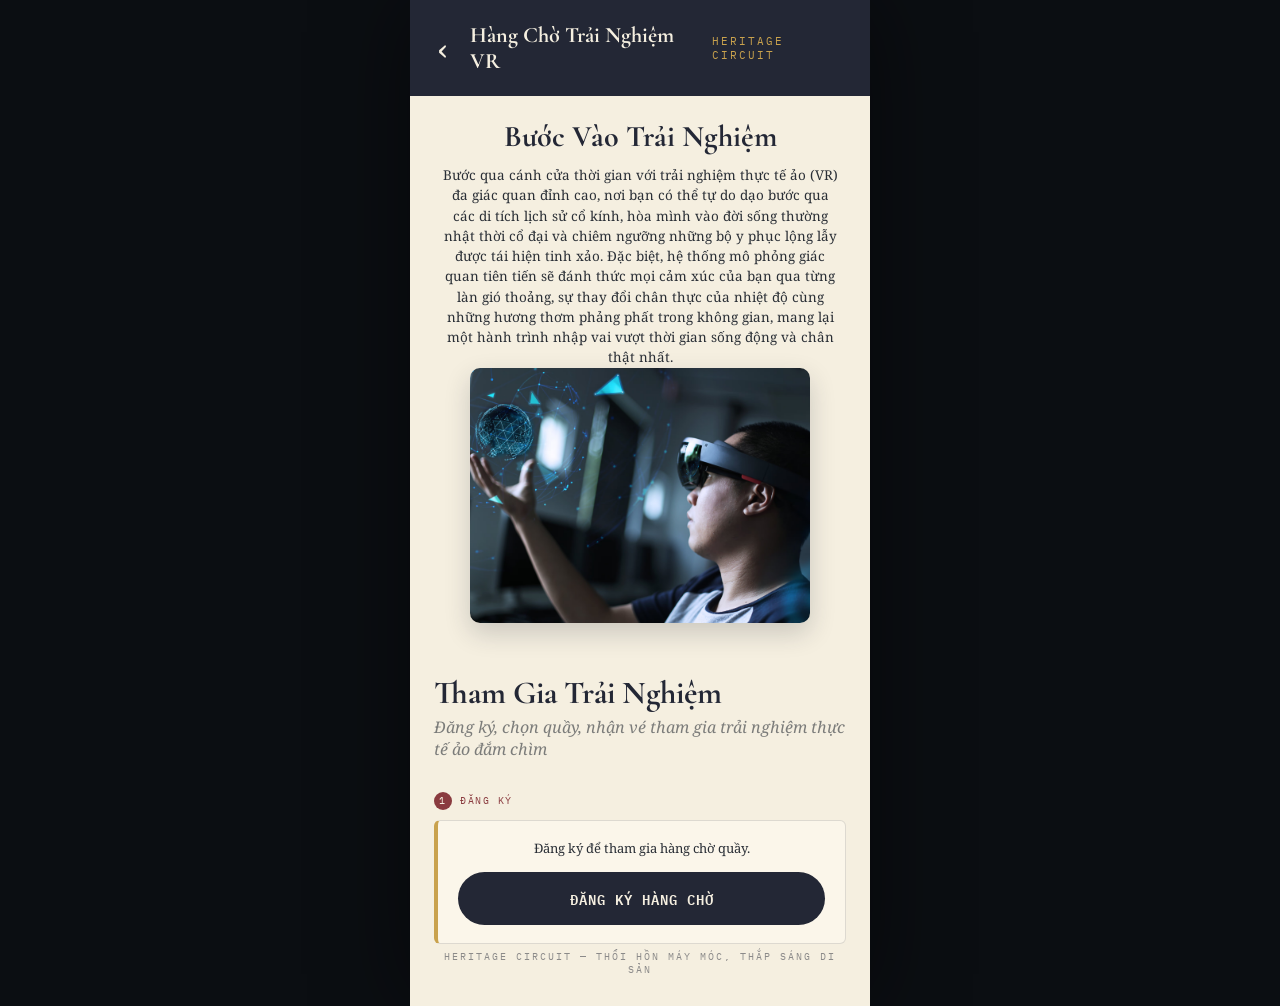
<file: heritage_circuit/queue.html>
<!DOCTYPE html>
<html lang="vi">
<head>
<meta charset="UTF-8">
<title data-i18n-title="queue.title">Heritage Circuit — Hàng Chờ</title>
<link rel="stylesheet" href="css/theme.css">
<link rel="stylesheet" href="css/pages/queue.css">
</head>
<body>

<div class="page">

  <div class="topbar">
    <a class="back-btn" href="store.html"><span class="arrow">‹</span></a>
    <h1 data-i18n="queue.topTitle">Hàng Chờ Trải Nghiệm VR</h1>
    <span class="tag">Heritage Circuit</span>
  </div>

    <!-- VR EXPERIENCE INTRO -->
  <div class="vr-intro">
    <h2 class="vr-title" data-i18n="queue.vrTitle">Bước Vào Trải Nghiệm</h2>
    <p class="vr-text" data-i18n="queue.vrText">
      Bước qua cánh cửa thời gian với trải nghiệm thực tế ảo (VR) đa giác quan đỉnh cao,
      nơi bạn có thể tự do dạo bước qua các di tích lịch sử cổ kính, hòa mình vào đời sống thường nhật thời
      cổ đại và chiêm ngưỡng những bộ y phục lộng lẫy được tái hiện tinh xảo. Đặc biệt, hệ thống mô phỏng giác quan
      tiên tiến sẽ đánh thức mọi cảm xúc của bạn qua từng làn gió thoảng, sự thay đổi chân thực của nhiệt độ cùng những
       hương thơm phảng phất trong không gian, mang lại một hành trình nhập vai vượt thời gian sống động và chân thật nhất.
    </p>
    <div class="vr-image">
      <img src="images/vrImage_Unity.png" alt="VR experience preview">
    </div>
  </div>

    <!-- Queue Heading -->
  <div class="header">
    <h1 data-i18n="queue.h1">Tham Gia Trải Nghiệm</h1>
    <div class="viet" data-i18n="queue.viet">Đăng ký, chọn quầy, nhận vé tham gia trải nghiệm thực tế ảo đắm chìm</div>
  </div>

  <!-- STEP 1: register -->
  <div class="step-wrap">
    <div class="step-label"><span class="step-num">1</span> <span data-i18n="queue.step1">Đăng Ký</span></div>
    <div class="register-card card card-brass-left" id="register-card">
      <p data-i18n="queue.registerText">Đăng ký để tham gia hàng chờ quầy.</p>
      <button class="btn btn-dark" onclick="registerQueue()" data-i18n="queue.registerBtn">Đăng Ký Hàng Chờ</button>
    </div>
  </div>

  <!-- STEP 2: choose an empty booth -->
  <div class="booth-section" id="booth-section">
    <div class="step-wrap">
      <div class="step-label"><span class="step-num">2</span> <span data-i18n="queue.step2">Chọn Quầy</span></div>
      <div class="booth-header">
        <p data-i18n="queue.boothText">Hãy bấm chọn một quầy trống.</p>
      </div>
      <div class="legend">
        <div><span class="legend-dot" style="background:var(--available);"></span><span data-i18n="queue.legendEmpty">Trống</span></div>
        <div><span class="legend-dot" style="background:var(--badge);"></span><span data-i18n="queue.legendOccupied">Đã có người</span></div>
      </div>
      <div class="booth-grid" id="booth-grid"><!-- populated by js/pages/queue.js --></div>
    </div>
  </div>

  <!-- STEP 3: continue to outfit selection + ticket generation -->
  <div class="generate-section" id="generate-section">
    <div class="step-label" style="justify-content:center;"><span class="step-num">3</span> <span data-i18n="queue.step3">Chọn Trang Phục &amp; Tạo Vé</span></div>
    <p data-i18n="queue.step3Text">Chọn trang phục cho lượt trải nghiệm tại quầy này, rồi tạo vé của bạn.</p>
    <a class="btn btn-dark" href="generate-ticket.html" style="display:inline-block; width:auto; padding:14px 32px;" onclick="proceedToGenerate()" data-i18n="queue.continue">Tiếp Tục</a>
  </div>

  <div class="footer-stamp" data-i18n="common.footerMachine">HERITAGE CIRCUIT — THỔI HỒN MÁY MÓC, THẮP SÁNG DI SẢN</div>

  <div class="toast" id="toast"></div>
</div>

<script src="js/app.js"></script>
<script src="js/i18n.js"></script>
<script src="js/pages/queue.js"></script>
</body>
</html>
</file>
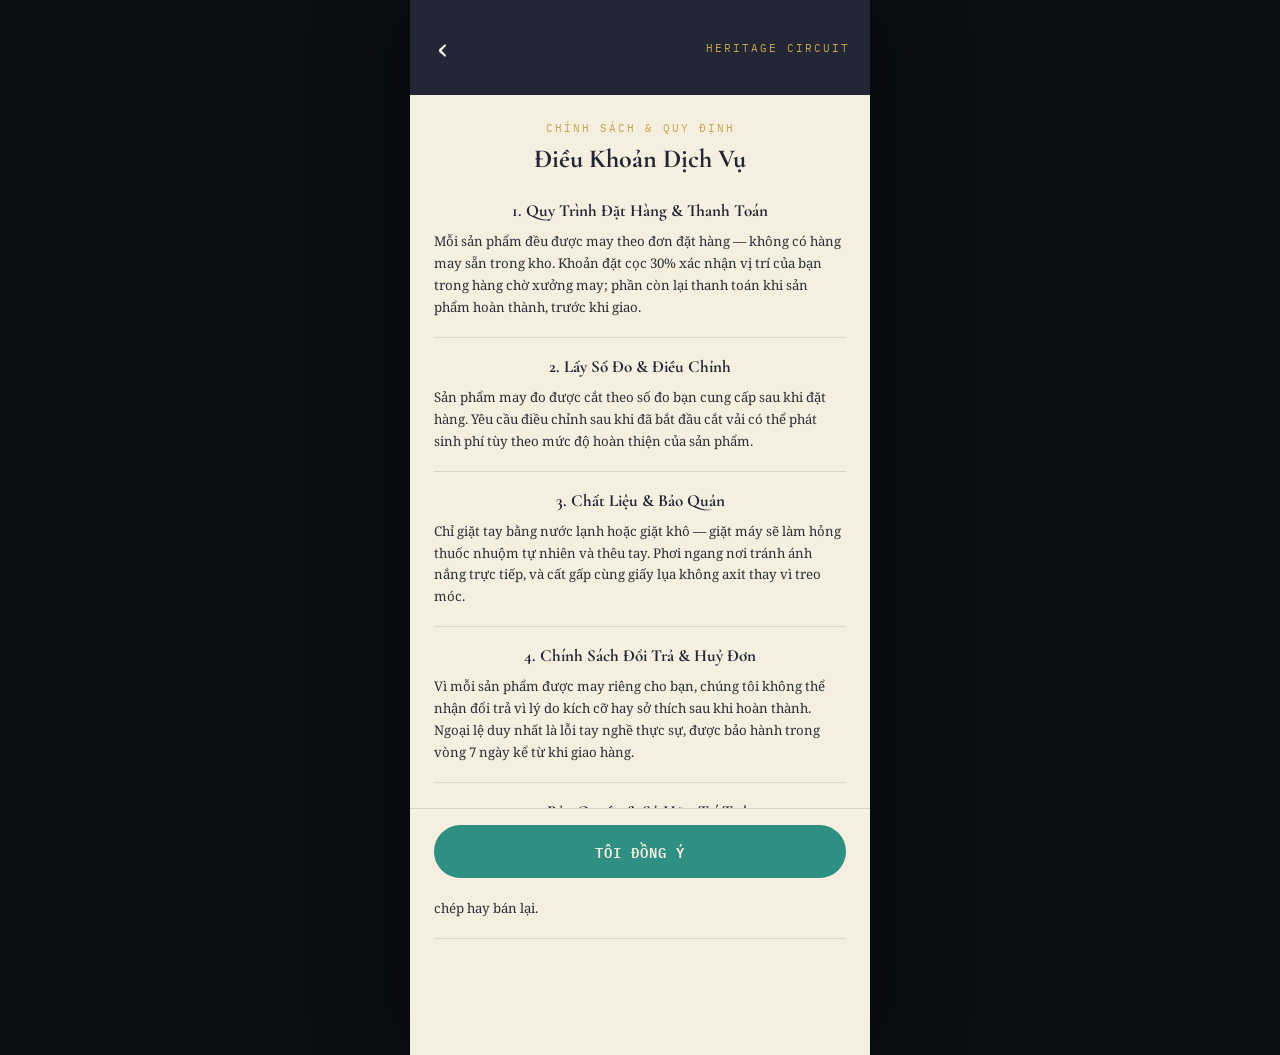
<file: heritage_circuit/rules.html>
<!DOCTYPE html>
<html lang="vi">
<head>
<meta charset="UTF-8">
<title data-i18n-title="rules.title">Heritage Circuit — Điều Khoản Dịch Vụ</title>
<link rel="stylesheet" href="css/theme.css">
<link rel="stylesheet" href="css/pages/rules.css">
</head>
<body>

<div class="page">

  <div class="topbar">
    <a class="back-btn" href="login.html"><span class="arrow">‹</span></a>
    <span class="tag">Heritage Circuit</span>
  </div>

  <div class="rules-header">
    <div class="eyebrow" data-i18n="rules.eyebrow">Chính Sách &amp; Quy Định</div>
    <h1 data-i18n="rules.h1">Điều Khoản Dịch Vụ</h1>
  </div>

  <div class="sections">

    <div class="rule-section">
      <div class="rule-title" data-i18n="rules.s1title">1. Quy Trình Đặt Hàng &amp; Thanh Toán</div>
      <div class="rule-body">
        <p data-i18n="rules.s1body">Mỗi sản phẩm đều được may theo đơn đặt hàng — không có hàng may sẵn trong kho. Khoản đặt cọc 30% xác nhận vị trí của bạn trong hàng chờ xưởng may; phần còn lại thanh toán khi sản phẩm hoàn thành, trước khi giao.</p>
      </div>
    </div>

    <div class="rule-section">
      <div class="rule-title" data-i18n="rules.s2title">2. Lấy Số Đo &amp; Điều Chỉnh</div>
      <div class="rule-body">
        <p data-i18n="rules.s2body">Sản phẩm may đo được cắt theo số đo bạn cung cấp sau khi đặt hàng. Yêu cầu điều chỉnh sau khi đã bắt đầu cắt vải có thể phát sinh phí tùy theo mức độ hoàn thiện của sản phẩm.</p>
      </div>
    </div>

    <div class="rule-section">
      <div class="rule-title" data-i18n="rules.s3title">3. Chất Liệu &amp; Bảo Quản</div>
      <div class="rule-body">
        <p data-i18n="rules.s3body">Chỉ giặt tay bằng nước lạnh hoặc giặt khô — giặt máy sẽ làm hỏng thuốc nhuộm tự nhiên và thêu tay. Phơi ngang nơi tránh ánh nắng trực tiếp, và cất gấp cùng giấy lụa không axit thay vì treo móc.</p>
      </div>
    </div>

    <div class="rule-section">
      <div class="rule-title" data-i18n="rules.s4title">4. Chính Sách Đổi Trả &amp; Huỷ Đơn</div>
      <div class="rule-body">
        <p data-i18n="rules.s4body">Vì mỗi sản phẩm được may riêng cho bạn, chúng tôi không thể nhận đổi trả vì lý do kích cỡ hay sở thích sau khi hoàn thành. Ngoại lệ duy nhất là lỗi tay nghề thực sự, được bảo hành trong vòng 7 ngày kể từ khi giao hàng.</p>
      </div>
    </div>

    <div class="rule-section">
      <div class="rule-title" data-i18n="rules.s5title">5. Bản Quyền &amp; Sở Hữu Trí Tuệ</div>
      <div class="rule-body">
        <p data-i18n="rules.s5body">Mỗi kiểu dáng là bản tái hiện của riêng chúng tôi dựa trên phom trang phục truyền thống Việt Nam. Hình ảnh, mô tả và hoa văn thêu trên trang này thuộc về Heritage Circuit và không được sao chép hay bán lại.</p>
      </div>
    </div>

  </div>

  <div class="agree-bar">
    <button class="btn btn-teal" id="agree-btn" onclick="agreeToTerms()" data-i18n="rules.agree">Tôi Đồng Ý</button>
  </div>
</div>

<script src="js/app.js"></script>
<script src="js/i18n.js"></script>
<script src="js/pages/rules.js"></script>
</body>
</html>
</file>
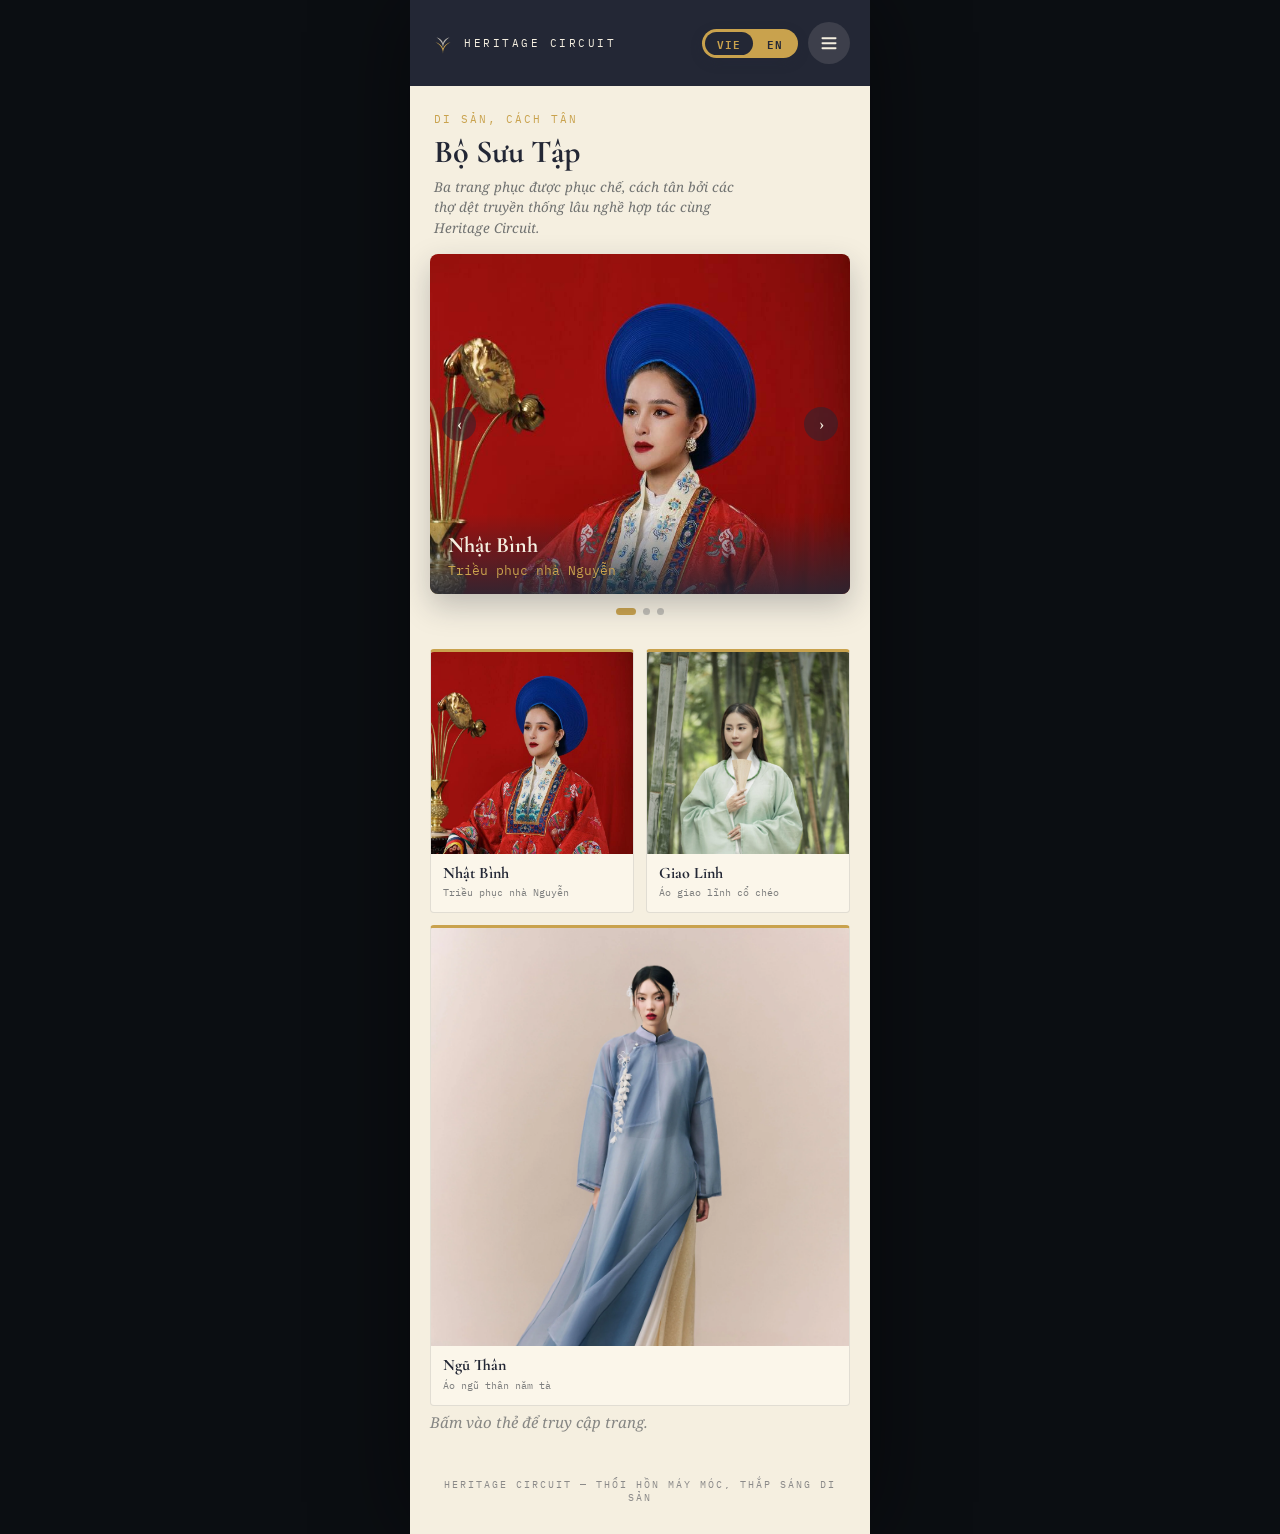
<file: heritage_circuit/store.html>
<!DOCTYPE html>
<html lang="vi">
<head>
<meta charset="UTF-8">
<title data-i18n-title="store.title">Heritage Circuit — Bộ Sưu Tập</title>
<link rel="stylesheet" href="css/theme.css">
<link rel="stylesheet" href="css/pages/store.css">
</head>
<body>

<div class="page">

  <div class="topbar">
    <div class="brand-mini">
      <svg viewBox="0 0 48 48" xmlns="http://www.w3.org/2000/svg">
        <path d="M24 44 C24 30 16 26 10 22 C16 24 22 28 24 34 C26 28 32 24 38 22 C32 26 24 30 24 44 Z" fill="#c9a24d"/>
        <path d="M24 34 C24 24 18 18 12 14 C18 15 24 20 24 26 C24 20 30 15 36 14 C30 18 24 24 24 34 Z" fill="#f5efe0" opacity="0.7"/>
      </svg>
      <span>Heritage Circuit</span>
    </div>

    <div class="topbar-actions" style="display:flex; align-items:center; gap:10px;">
      <div class="lang-toggle" role="group" aria-label="Language / Ngôn ngữ">
        <button type="button" class="lang-opt" data-lang="vi">VIE</button>
        <button type="button" class="lang-opt" data-lang="en">EN</button>
      </div>

      <div class="menu-wrap">
        <button class="menu-btn" onclick="toggleMenu()" aria-label="Menu">
          <svg viewBox="0 0 24 24" fill="none" xmlns="http://www.w3.org/2000/svg">
            <rect x="3" y="5" width="18" height="2.4" rx="1" fill="#f5efe0"/>
            <rect x="3" y="11" width="18" height="2.4" rx="1" fill="#f5efe0"/>
            <rect x="3" y="17" width="18" height="2.4" rx="1" fill="#f5efe0"/>
          </svg>
        </button>
        <div class="menu-dropdown" id="menu-dropdown">
          <a href="queue.html" data-i18n="store.menuQueue">🥽 Hàng chờ Trải nghiệm</a>
          <a href="entry-ticket.html" data-i18n="store.menuTicket">🎟️ Vé vào cửa</a>
        </div>
      </div>
    </div>
  </div>

  <div class="header">
    <div class="eyebrow" data-i18n="store.eyebrow">Di Sản, Cách Tân</div>
    <h1 data-i18n="store.h1">Bộ Sưu Tập</h1>
    <p data-i18n="store.intro">Ba trang phục được phục chế, cách tân bởi các thợ dệt truyền thống lâu nghề hợp tác cùng Heritage Circuit.</p>
  </div>

  <div class="slider-wrap">
    <div class="slider" id="slider">
      <div class="slide active" data-index="0">
        <img src="images/nhat_binh_hero.png" alt="Nhat Binh Phuong Hoang">
        <div class="slide-scrim">
          <div class="name">Nhật Bình</div>
          <div class="category" data-i18n="store.catNhatBinh">Triều phục nhà Nguyễn</div>
        </div>
      </div>
      <div class="slide" data-index="1">
        <img src="images/giao_linh_hero.png" alt="Giao Linh Luc Truc">
        <div class="slide-scrim">
          <div class="name">Giao Lĩnh</div>
          <div class="category" data-i18n="store.catGiaoLinh">Áo giao lĩnh cổ chéo</div>
        </div>
      </div>
      <div class="slide" data-index="2">
        <img src="images/ngu_than_hero.png" alt="Ngu Than Van Lam">
        <div class="slide-scrim">
          <div class="name">Ngũ Thân</div>
          <div class="category" data-i18n="store.catNguThan">Áo ngũ thân năm tà</div>
        </div>
      </div>

      <button class="slide-arrow prev" onclick="changeSlide(-1)">‹</button>
      <button class="slide-arrow next" onclick="changeSlide(1)">›</button>
    </div>

    <div class="dots" id="dots">
      <button class="dot active" onclick="goToSlide(0)"></button>
      <button class="dot" onclick="goToSlide(1)"></button>
      <button class="dot" onclick="goToSlide(2)"></button>
    </div>
  </div>

  <div class="collection">

    <div class="collection-row">

      <a class="costume-card" href="product-nhat-binh.html">
        <div class="costume-thumb"><img src="images/nhat_binh_hero.png" alt="Nhat Binh"></div>
        <div class="costume-info">
          <div class="costume-name">Nhật Bình</div>
          <div class="costume-tag" data-i18n="store.catNhatBinh">Triều phục nhà Nguyễn</div>
        </div>
      </a>

      <a class="costume-card" href="product-giao-linh.html">
        <div class="costume-thumb"><img src="images/giao_linh_hero.png" alt="Giao Linh"></div>
        <div class="costume-info">
          <div class="costume-name">Giao Lĩnh</div>
          <div class="costume-tag" data-i18n="store.catGiaoLinh">Áo giao lĩnh cổ chéo</div>
        </div>
      </a>

      <a class="costume-card" href="product-ngu-than.html">
        <div class="costume-thumb"><img src="images/ngu_than_hero.png" alt="Ngu Than"></div>
        <div class="costume-info">
          <div class="costume-name">Ngũ Thân</div>
          <div class="costume-tag" data-i18n="store.catNguThan">Áo ngũ thân năm tà</div>
        </div>
      </a>

      <p class="collection-sub" data-i18n="store.sub">Bấm vào thẻ để truy cập trang.</p>

    </div>
  </div>

  <script>
    (function(){if(!window.chatbase||window.chatbase("getState")!=="initialized"){window.chatbase=(...args)=>{if(!window.chatbase.q){window.chatbase.q=[]}window.chatbase.q.push(arguments)};window.chatbase=new Proxy(window.chatbase,{get(target,prop){if(prop==="q"){return target.q}return(...args)=>target(prop,...args)}})}const onLoad=function(){const script=document.createElement("script");script.src="https://www.chatbase.co/embed.min.js";script.id="doVaTnK_KXex0gC5sfOah";script.domain="www.chatbase.co";document.body.appendChild(script)};if(document.readyState==="complete"){onLoad()}else{window.addEventListener("load",onLoad)}})();
  </script>

  <div class="footer-stamp" data-i18n="store.footer">HERITAGE CIRCUIT — THỔI HỒN MÁY MÓC, THẮP SÁNG DI SẢN</div>
</div>

<script src="js/app.js"></script>
<script src="js/i18n.js"></script>
<script src="js/pages/store.js"></script>
</body>
</html>
</file>
<file: heritage_circuit/css/theme.css>
/* ==========================================================================
   HERITAGE CIRCUIT — shared theme
   Design tokens + base reset + components reused across every page.
   Page-specific layout lives in css/pages/<page>.css instead of here.
   ========================================================================== */

@import url('https://fonts.googleapis.com/css2?family=Cormorant+Garamond:wght@500;600;700&family=Noto+Serif:wght@400;600&family=IBM+Plex+Mono:wght@400;500;600&display=swap');

/* ---------- design tokens ---------- */
:root{
  --paper:#f5efe0;
  --paper-dim:#e9dfc6;
  --card:#fbf6ea;
  --ink:#232735;
  --brass:#c9a24d;
  --ink-text:#2a2f36;
  --badge:#8a3b3f;
  --teal:#2f8f83;
  --available:#7fa87a;

  --font-display:'Cormorant Garamond', serif;
  --font-body:'Noto Serif', serif;
  --font-mono:'IBM Plex Mono', monospace;
}

/* ---------- reset ---------- */
*{ box-sizing:border-box; margin:0; padding:0; }

body{
  background:#0b0e12;
  font-family:var(--font-body);
  display:flex;
  justify-content:center;
}

a{ color:inherit; }
button{ font-family:inherit; }

/* ---------- page shell ----------
   Every page wraps its content in <div class="page"> so it renders as a
   fixed-width mobile column centered on any screen size. */
.page{
  width:100%;
  max-width:460px;
  min-height:100vh;
  background:var(--paper);
  position:relative;
  overflow-x:hidden;
  box-shadow:0 0 90px rgba(0,0,0,0.45);
}

/* ---------- top bar ----------
   Dark ink bar with an optional back arrow (left) and a label or
   close button (right). Present on every page except the login screen. */
.topbar{
  position:sticky; top:0; z-index:15;
  background:var(--ink);
  padding:22px 20px;
  display:flex; align-items:center; gap:12px;
}
.topbar h1{
  font-family:var(--font-display);
  font-weight:700;
  font-size:22px;
  color:var(--paper);
  margin-left:2px;
}
.back-btn{
  display:flex; align-items:center; gap:6px;
  background:none; border:none;
  color:var(--paper);
  font-family:var(--font-mono);
  font-size:13px;
  cursor:pointer;
  padding:6px 4px;
  text-decoration:none;
}
.back-btn .arrow{ font-size:30px; }
.close-btn{
  margin-left:auto;
  width:34px; height:34px;
  border-radius:50%;
  background:rgba(245,239,224,0.12);
  border:none;
  color:var(--paper);
  font-family:var(--font-mono);
  font-size:16px;
  cursor:pointer;
  display:flex; align-items:center; justify-content:center;
  text-decoration:none;
}
.tag{
  font-family:var(--font-mono);
  font-size:10.5px;
  letter-spacing:2px;
  color:var(--brass);
  margin-left:auto;
  text-transform:uppercase;
  text-decoration:none;
}

/* ---------- header block ----------
   Eyebrow + serif title + italic Vietnamese subtitle, used at the top
   of most content pages under the topbar. */
.header{ padding:26px 24px 10px; }
.header.centered{ text-align:center; }
.header .eyebrow{
  font-family:var(--font-mono);
  font-size:10.5px;
  letter-spacing:2px;
  color:var(--brass);
  text-transform:uppercase;
  margin-bottom:8px;
}
.header h1{
  font-family:var(--font-display);
  font-weight:700;
  color:var(--ink);
  line-height:1.1;
}
.header .viet{
  font-family:var(--font-body);
  font-style:italic;
  color:rgba(42,47,54,0.6);
  margin-top:6px;
}

/* ---------- form fields ---------- */
.field-label{
  font-family:var(--font-mono);
  font-size:10.5px;
  letter-spacing:1.5px;
  color:var(--ink);
  text-transform:uppercase;
  margin-bottom:7px;
  display:block;
}
.field-label.accent{ color:var(--badge); }

.field{
  width:100%;
  padding:13px 14px;
  margin-bottom:18px;
  background:var(--card);
  border:1px solid rgba(42,47,54,0.18);
  border-radius:4px;
  font-family:var(--font-body);
  font-size:14px;
  color:var(--ink);
  outline:none;
}
.field:focus{ border-color:var(--brass); }

.select{
  width:100%;
  padding:12px 14px;
  background:var(--card);
  border:1px solid rgba(42,47,54,0.2);
  border-radius:5px;
  font-family:var(--font-display);
  font-weight:700;
  font-size:16px;
  color:var(--ink);
  outline:none;
  appearance:none;
  background-image:url("data:image/svg+xml,%3Csvg xmlns='http://www.w3.org/2000/svg' width='12' height='8'%3E%3Cpath d='M1 1l5 5 5-5' stroke='%23c9a24d' stroke-width='2' fill='none' stroke-linecap='round' stroke-linejoin='round'/%3E%3C/svg%3E");
  background-repeat:no-repeat;
  background-position:right 14px center;
}
.select:focus{ border-color:var(--brass); }

/* ---------- buttons ---------- */
.btn{
  display:inline-flex;
  align-items:center;
  justify-content:center;
  gap:8px;
  width:100%;
  padding:15px;
  border:none;
  border-radius:30px;
  font-family:var(--font-mono);
  font-size:13.5px;
  font-weight:600;
  letter-spacing:1px;
  text-transform:uppercase;
  cursor:pointer;
  text-decoration:none;
  transition:transform 0.15s ease, background 0.2s ease;
}
.btn:active{ transform:scale(0.98); }
.btn-dark{ background:var(--ink); color:var(--paper); }
.btn-brass{ background:var(--brass); color:var(--ink); }
.btn-teal{ background:var(--teal); color:var(--paper); }
.btn-disabled,
.btn:disabled{ background:var(--paper-dim); color:rgba(42,47,54,0.4); cursor:not-allowed; }

.btn-icon{
  width:100%;
  padding:14px;
  border:none;
  border-radius:30px;
  background:var(--ink);
  cursor:pointer;
  display:flex; align-items:center; justify-content:center;
  transition:transform 0.15s ease;
}
.btn-icon:active{ transform:scale(0.96); }
.btn-icon svg{ width:20px; height:20px; }

/* ---------- cards ---------- */
.card{
  background:var(--card);
  border:1px solid rgba(42,47,54,0.14);
  border-radius:6px;
  padding:18px 20px;
}
.card-brass-top{ border-top:3px solid var(--brass); }
.card-brass-left{ border-left:4px solid var(--brass); }

/* ---------- divider with centered label ---------- */
.divider{
  display:flex; align-items:center; gap:12px;
  margin:22px 0;
  font-family:var(--font-mono);
  font-size:10px;
  letter-spacing:1.5px;
  color:rgba(42,47,54,0.45);
  text-transform:uppercase;
}
.divider::before, .divider::after{
  content:""; flex:1; height:1px; background:rgba(42,47,54,0.15);
}

/* ---------- footer stamp ---------- */
.footer-stamp{
  text-align:center;
  font-family:var(--font-mono);
  font-size:10px;
  letter-spacing:2px;
  color:var(--ink);
  opacity:0.5;
  padding:0 24px 30px;
}

/* ---------- language toggle ----------
   Gold pill with dark letters, sits at the top of the login and store
   pages. The active language gets an ink chip; the inactive one stays as
   dark text directly on the gold. Wired up by js/i18n.js. */
.lang-toggle{
  display:inline-flex;
  align-items:center;
  gap:2px;
  background:var(--brass);
  border-radius:30px;
  padding:3px;
  box-shadow:0 4px 12px rgba(35,39,53,0.28);
}
.lang-opt{
  border:none;
  background:transparent;
  color:var(--ink);
  font-family:var(--font-mono);
  font-size:11px;
  font-weight:600;
  letter-spacing:1px;
  text-transform:uppercase;
  padding:6px 12px;
  border-radius:24px;
  cursor:pointer;
  line-height:1;
  transition:background 0.2s ease, color 0.2s ease;
}
.lang-opt.active{
  background:var(--ink);
  color:var(--brass);
}
.lang-opt:not(.active):hover{
  background:rgba(35,39,53,0.12);
}

/* Login sits on a plain paper page with no topbar, so the toggle floats
   in the top-right corner. */
.lang-toggle.floating{
  position:absolute;
  top:16px;
  right:16px;
  z-index:20;
}

/* ---------- toast ---------- */
.toast{
  position:fixed;
  left:50%;
  bottom:30px;
  transform:translate(-50%, 20px);
  max-width:400px;
  width:calc(100% - 48px);
  background:var(--ink);
  color:var(--paper);
  font-family:var(--font-mono);
  font-size:12.5px;
  padding:13px 18px;
  border-radius:6px;
  border-left:4px solid var(--brass);
  opacity:0;
  pointer-events:none;
  transition:opacity 0.25s ease, transform 0.25s ease;
  z-index:50;
  box-shadow:0 10px 24px rgba(0,0,0,0.35);
}
.toast.show{
  opacity:1;
  transform:translate(-50%, 0);
}
</file>
<file: heritage_circuit/css/components/ticket-card.css>
/* TICKET CARD component — the perforated ticket-with-stub visual.
   Shared by entry-ticket.html (building entry) and generate-ticket.html
   (the merged outfit + booth ticket), since both need the identical card,
   just filled with different data. Page-specific text/labels live in the
   HTML, not here. */

.ticket-wrap{ display:flex; justify-content:center; padding:34px 24px 40px; }

.ticket{
  position:relative;
  width:100%;
  max-width:340px;
  background:var(--card);
  border:1px solid rgba(42,47,54,0.16);
  border-radius:14px;
  box-shadow:0 18px 40px rgba(35,39,53,0.28);
  overflow:hidden;
}

.ticket-main{ padding:26px 26px 22px; text-align:center; }
.ticket-brand{
  font-family:var(--font-mono); font-size:10px; letter-spacing:2.5px;
  color:var(--brass); text-transform:uppercase; margin-bottom:6px;
}
.ticket-title{ font-family:var(--font-display); font-weight:700; font-size:24px; color:var(--ink); }
.ticket-admit{
  font-family:var(--font-mono); font-size:10px; letter-spacing:1.5px;
  color:rgba(42,47,54,0.5); text-transform:uppercase; margin-top:4px;
}

.ticket-rule{ width:60px; height:2px; background:var(--brass); margin:16px auto; }

.ticket-field{ margin-bottom:14px; }
.ticket-field:last-child{ margin-bottom:0; }
.ticket-field-label{
  font-family:var(--font-mono); font-size:9.5px; letter-spacing:1.5px;
  color:var(--badge); text-transform:uppercase; margin-bottom:4px;
}
.ticket-field-value{ font-family:var(--font-display); font-weight:700; font-size:21px; color:var(--ink); }
.ticket-field-value.mono-id{ font-family:var(--font-mono); font-size:24px; letter-spacing:3px; color:var(--ink); }

/* perforation */
.perforation{
  position:relative; height:0;
  border-top:2px dashed rgba(42,47,54,0.3);
}
.perforation::before, .perforation::after{
  content:""; position:absolute; top:50%; transform:translateY(-50%);
  width:24px; height:24px; background:#0b0e12; border-radius:50%;
}
.perforation::before{ left:-12px; }
.perforation::after{ right:-12px; }

/* stub */
.ticket-stub{ padding:18px 26px 24px; text-align:center; background:var(--paper-dim); }
.stub-caption{
  font-family:var(--font-mono); font-size:9px; letter-spacing:1.5px;
  color:rgba(42,47,54,0.5); text-transform:uppercase; margin-bottom:10px;
}
.stub-id{ font-family:var(--font-mono); font-size:11px; letter-spacing:2px; color:var(--ink-text); margin-top:10px; }

/* QR graphic — a static image (see images/qr-entry.png, images/qr-booth.png)
   rather than something generated from the ticket data. */
.qr-box{
  display:flex; justify-content:center; align-items:center;
  padding:8px; background:var(--paper); border-radius:6px;
  width:160px; height:160px; margin:0 auto;
}
.qr-box .qr-img{ width:100%; height:100%; object-fit:contain; }
</file>
<file: heritage_circuit/css/pages/generate-ticket.css>
/* GENERATE TICKET PAGE — merges outfit selection (Outfit/Size/Color/Form)
   and the resulting QR ticket into a single scrollable page, rather than
   splitting them across two pages. Reached from queue.html after an
   empty booth has been chosen. */

.outfit-select-wrap{ padding:18px 24px 4px; }

.config-split{ display:flex; gap:16px; padding:20px 24px 10px; align-items:flex-start; }

.preview-col{ flex:0 0 40%; }
.preview-frame{
  width:100%; aspect-ratio:3 / 4; border-radius:8px; overflow:hidden;
  background:var(--paper-dim); border:1px solid rgba(42,47,54,0.14);
  box-shadow:0 10px 26px rgba(35,39,53,0.2);
  display:flex; align-items:center; justify-content:center;
}
.preview-frame img{ width:100%; height:100%; object-fit:cover; object-position:top center; display:none; }
.preview-frame.has-image img{ display:block; }
.preview-placeholder{
  font-family:var(--font-mono); font-size:10.5px; letter-spacing:1px;
  color:rgba(42,47,54,0.4); text-align:center; padding:0 14px;
}
.preview-frame.has-image .preview-placeholder{ display:none; }
.preview-caption{
  font-family:var(--font-display); font-weight:700; font-size:14.5px;
  color:var(--ink); text-align:center; margin-top:10px; line-height:1.2;
}
.preview-frame.preview-frame-landscape{
  aspect-ratio:16 / 9;
  margin-top:14px;
}

.options-col{ flex:1; min-width:0; }
.option-group{ margin-bottom:16px; }
.option-group:last-child{ margin-bottom:0; }

.swatch-preview{
  display:flex; align-items:center; gap:8px; margin-top:8px;
  font-family:var(--font-mono); font-size:10.5px; color:var(--ink-text);
}
.swatch-dot{ width:14px; height:14px; border-radius:3px; border:1px solid rgba(42,47,54,0.2); }

/* summary */
.summary-wrap{ padding:6px 24px 16px; }
.summary-card{ padding:16px 18px; font-family:var(--font-mono); font-size:12px; color:var(--ink-text); line-height:1.8; }
.summary-card .row{ display:flex; justify-content:space-between; }
.summary-card b{ color:var(--ink); }
.summary-card .unset{ color:rgba(42,47,54,0.4); }

.generate-wrap{ padding:0 24px 8px; }


.qr-wrap{ padding:20px 24px 40px; }
.qr-card{ padding:22px 20px 20px; text-align:center; display:none; }
.qr-card.show{ display:block; animation:fadeIn 0.3s ease; }
@keyframes fadeIn{
  from{ opacity:0; transform:translateY(8px); }
  to{ opacity:1; transform:translateY(0); }
}
.qr-label{ font-family:var(--font-mono); font-size:10px; letter-spacing:2px; color:var(--brass); text-transform:uppercase; margin-bottom:14px; }
.qr-id{ font-family:var(--font-mono); font-size:12px; letter-spacing:2px; color:var(--ink); margin-top:14px; }
.qr-desc{ font-family:var(--font-body); font-style:italic; font-size:11.5px; color:rgba(42,47,54,0.55); margin-top:6px; }
</file>
<file: heritage_circuit/css/pages/login.css>
/* LOGIN PAGE — layout specific to login.html. Tokens/components come from theme.css. */

.page{ display:flex; flex-direction:column; }

.brand{ text-align:center; padding:70px 24px 30px; }
.brand svg{ width:40px; height:40px; margin:0 auto 12px; display:block; }
.brand .word{
  font-family:var(--font-mono);
  font-size:11px;
  letter-spacing:3px;
  color:var(--brass);
  text-transform:uppercase;
}
.brand h1{
  font-family:var(--font-display);
  font-weight:700;
  font-size:30px;
  color:var(--ink);
  margin-top:10px;
}
.brand .quote{
  font-family:var(--font-body);
  font-style:italic;
  font-size:13.5px;
  color:rgba(42,47,54,0.6);
  margin-top:8px;
}

.form-wrap{ flex:1; padding:10px 32px 40px; }

.row-between{
  display:flex; justify-content:space-between; align-items:center;
  margin-bottom:24px;
  font-family:var(--font-mono);
  font-size:11.5px;
}
.remember{ display:flex; align-items:center; gap:7px; color:var(--ink); }
.remember input{ accent-color:var(--brass); }
.forgot{ color:var(--brass); text-decoration:none; cursor:pointer; }

.alt-actions{
  text-align:center;
  font-family:var(--font-body);
  font-size:13px;
  color:var(--ink);
}
.alt-actions a{ color:var(--brass); font-weight:600; text-decoration:none; cursor:pointer; }
</file>
<file: heritage_circuit/css/pages/product.css>
/* PRODUCT PAGE — shared by all three costume pages (Nhat Binh / Giao Linh / Ngu Than).
   Multi-view tap-through pattern: a home view + one hidden view per field,
   toggled by js/pages/product.js. */

/* PRODUCT PAGE — shared by all three costume pages (Nhat Binh / Giao Linh / Ngu Than).
   Multi-view tap-through pattern: a home view + one hidden view per field,
   toggled by js/pages/product.js.
   Colors mostly follow each page's own --product-accent / --product-hero-bg
   (set inline per page) instead of the generic --brass/--badge tokens, so
   each costume's info pages feel visually tied to that costume. The gold
   "Heritage Circuit" topbar label is the one exception, kept universally
   gold for brand consistency across every page in the site. */

.view{
  position:absolute; inset:0;
  overflow-y:scroll; overflow-x:hidden;
  scrollbar-width:none;
  background:var(--paper);
  transition:transform 0.38s cubic-bezier(.32,.72,0,1);
}
.view::-webkit-scrollbar{ display:none; }
.view-home{ z-index:10; position:relative; min-height:100vh; }
.view-detail{ z-index:20; transform:translateX(100%); pointer-events:none; min-height:100vh; }
.view-detail.active{ transform:translateX(0); pointer-events:auto; }

/* topbar floats transparently over the hero image/color, rather than
   sitting as its own solid bar above it — only the arrow + wordmark show. */
.view-home > .topbar{
  position:absolute; top:0; left:0; right:0; z-index:5;
  background:transparent;
}
.view-home > .topbar .back-btn .arrow{ font-size:30px; }

/* detail-topbar (Info/Stock/Material/Size sub-views) keeps its solid
   product-colored bar as before — only the home view's topbar floats. */
.detail-topbar{
  background:var(--product-hero-bg, var(--ink));
}

.spine{
  position:absolute; top:0; left:0; bottom:0; width:9px; z-index:30;
  background:repeating-linear-gradient(
    to bottom,
    var(--brass) 0 6px,
    var(--ink) 6px 16px,
    var(--product-accent, var(--brass)) 16px 26px,
    var(--paper) 26px 32px
  );
  box-shadow:2px 0 5px rgba(0,0,0,0.15);
}

/* hero */
.hero{
  position:relative;
  background:var(--product-hero-bg, var(--ink));
  padding:70px 24px 34px 34px;
  color:var(--paper);
  overflow:hidden;
}
.hero::before{
  content:"";
  position:absolute; inset:0;
  background:
    radial-gradient(circle at 88% 10%, rgba(201,162,77,0.20), transparent 55%),
    repeating-linear-gradient(115deg, rgba(255,255,255,0.035) 0 2px, transparent 2px 9px);
  pointer-events:none;
}
.hero h1{
  font-family:var(--font-display);
  font-weight:700;
  font-size:42px;
  letter-spacing:0.5px;
  line-height:1.05;
  color:#f6f2e6;
}
.hero .viet{
  font-family:var(--font-body);
  font-size:15px;
  color:var(--brass);
  margin-top:8px;
  letter-spacing:0.5px;
}
.hero .sub{
  font-style:italic;
  font-size:14px;
  color:#d9dee3;
  margin-top:12px;
  max-width:280px;
  line-height:1.6;
}

/* nav list */
.nav-list{ padding:26px 20px 24px 32px; }
.nav-hint{
  font-family:var(--font-mono);
  font-size:10.5px; letter-spacing:1.5px;
  color:var(--ink); margin-bottom:12px; text-transform:uppercase;
}
.nav-item{
  display:flex; align-items:center; gap:14px; width:100%;
  background:var(--card);
  border:1px solid rgba(42,47,54,0.14);
  border-top:3px solid var(--product-accent, var(--brass));
  border-radius:3px;
  padding:20px 16px; margin-bottom:16px;
  cursor:pointer; text-align:left; font-family:inherit;
  box-shadow:0 3px 0 rgba(42,47,54,0.06);
  transition:transform 0.15s ease;
}
.nav-item:active{ transform:scale(0.98); }
.nav-thumb{
  flex:0 0 56px; width:56px; height:56px; border-radius:3px;
  background:var(--paper-dim); display:flex; align-items:center; justify-content:center;
  border:1px solid rgba(42,47,54,0.1); overflow:hidden;
}
.nav-thumb svg{ width:100%; height:100%; }
.nav-thumb img{ width:100%; height:100%; object-fit:cover; }
.nav-text{ flex:1; min-width:0; }
.nav-title{ font-family:var(--font-display); font-weight:700; font-size:18px; color:var(--ink); }
.nav-preview{ font-size:11.5px; color:rgba(42,47,54,0.6); font-family:var(--font-mono); margin-top:3px; }
.nav-chevron{ font-family:var(--font-mono); color:var(--product-accent, var(--badge)); font-size:18px; }

/* detail pages */
.detail-topbar{
  position:sticky; top:0; z-index:15;
  padding:22px 20px; display:flex; align-items:center; gap:12px;
}
.detail-hero-media{
  background:var(--paper-dim);
  display:flex; justify-content:center;
  border-bottom:1px solid rgba(42,47,54,0.08);
  overflow:hidden;
}
.detail-hero-media img{ width:100%; display:block; object-fit:cover; object-position:bottom center; max-height:420px; }

.detail-body{ padding:22px 26px 40px; }
.detail-title{ font-family:var(--font-display); font-weight:700; font-size:30px; color:var(--ink); margin-bottom:14px; }
.detail-body p{ font-size:14px; line-height:1.68; color:var(--ink-text); margin-bottom:12px; }
.fact-list{ margin-top:4px; }
.fact-list li{
  font-size:13.5px; line-height:1.6; color:var(--ink-text);
  padding-left:16px; position:relative; margin-bottom:11px; list-style:none;
}
.fact-list li::before{ content:"·"; font-size:20px; position:absolute; left:0; top:-3px; color:var(--product-accent, var(--badge)); }

/* text card — stock, material, size */
.text-card{ padding:22px 20px; margin-top:4px; }
.text-card.card-brass-top{ border-top-color:var(--product-accent, var(--brass)); }
.text-card + .text-card{ margin-top:16px; }
.text-card-label{
  font-family:var(--font-mono); font-size:10.5px; letter-spacing:2px;
  color:var(--product-accent, var(--badge)); text-transform:uppercase; margin-bottom:10px;
}

.stock-row{ display:flex; align-items:center; gap:10px; font-family:var(--font-mono); margin-bottom:10px;}
.stock-dot{ width:9px; height:9px; border-radius:50%; background:var(--product-accent, var(--brass)); }
.stock-count{ font-size:26px; font-weight:600; color:var(--ink); }
.size-stock{ display:flex; gap:6px; margin-top:12px; flex-wrap:wrap; }
.size-chip{
  font-family:var(--font-mono); font-size:11.5px; padding:5px 10px;
  border:1px solid var(--ink); border-radius:20px; color:var(--ink);
}
.size-chip.low{ border-color:var(--product-accent, var(--badge)); color:var(--product-accent, var(--badge)); background:rgba(138,59,63,0.06); }

.swatch-legend{ display:flex; gap:14px; margin-top:12px; flex-wrap:wrap; }
.swatch-legend div{ display:flex; align-items:center; gap:6px; font-family:var(--font-mono); font-size:11px; color:var(--ink-text); }
.swatch-dot{ width:10px; height:10px; border-radius:2px; }

.size-table{ width:100%; border-collapse:collapse; margin-top:14px; font-family:var(--font-mono); font-size:11.5px; }
.size-table th{ text-align:left; color:var(--paper); background:var(--product-hero-bg, var(--ink)); padding:7px 8px; font-weight:500; letter-spacing:0.5px; }
.size-table td{ padding:7px 8px; border-bottom:1px solid rgba(42,47,54,0.1); color:var(--ink-text); }
.size-table tr:nth-child(even) td{ background:rgba(42,47,54,0.05); }

.mats-img {
  max-width: 65%; 
  margin-left: auto;
  margin-right: auto;
  height: auto; 
  display: block; 
  margin-bottom: 1rem;
  margin-top: 1rem; 
}
</file>
<file: heritage_circuit/css/pages/queue.css>
/* QUEUE PAGE — three-step flow: register -> choose an empty booth ->
   generate a booth entry ticket. Steps 2 and 3 stay hidden until the
   previous step is complete (see js/pages/queue.js). */

.step-wrap{ padding:22px 24px 6px; }
.step-wrap + .step-wrap{ padding-top:16px; }

.step-label{
  display:flex; align-items:center; gap:8px;
  font-family:var(--font-mono); font-size:10px; letter-spacing:1.5px;
  color:var(--badge); text-transform:uppercase; margin-bottom:10px;
}
.step-num{
  width:18px; height:18px; border-radius:50%;
  background:var(--badge); color:var(--paper);
  font-size:10px; display:flex; align-items:center; justify-content:center;
}

/* VR experience intro */
.vr-intro{ padding:22px 24px 8px; text-align:center; }
.vr-image{
  width:100%;
  max-width:340px;
  aspect-ratio:4 / 3;
  margin:0 auto 18px;
  border-radius:10px;
  overflow:hidden;
  box-shadow:0 10px 26px rgba(35,39,53,0.2);
}
.vr-image img{ width:100%; height:100%; object-fit:cover; display:block; }
.vr-title{
  font-family:var(--font-display);
  font-weight:700;
  font-size:30px;
  color:var(--ink);
  margin-bottom:10px;
}
.vr-text{
  font-family:var(--font-body);
  font-size:13.5px;
  line-height:1.5;
  color:var(--ink-text);
  max-width:400px;
  margin: auto;
}

/* step 1 — register */
.register-card{ padding:18px 20px; text-align:center; }
.register-card p{
  font-family:var(--font-body); font-size:13px; color:var(--ink-text);
  margin-bottom:14px; line-height:1.5;
}
.register-card .btn{ margin:0 auto; }

/* once registered, the register card collapses into a compact status line */
.register-card.done{ text-align:left; padding:14px 18px; }
.register-card.done .register-status{
  display:flex; align-items:center; gap:10px;
  font-family:var(--font-mono); font-size:12.5px; color:var(--ink);
}
.register-card.done .register-dot{ width:8px; height:8px; border-radius:50%; background:var(--available); }

/* queue position list, shown once registered */
.queue-list{ max-height:180px; overflow-y:auto; margin-top:12px; }
.queue-row{
  display:flex; align-items:center; gap:10px; padding:8px 0;
  border-bottom:1px solid rgba(42,47,54,0.08);
  font-family:var(--font-mono); font-size:12px;
}
.queue-row:last-child{ border-bottom:none; }
.queue-pos{ flex:0 0 22px; color:var(--brass); font-weight:600; }
.queue-user{ flex:1; color:var(--ink-text); }
.queue-time{ color:rgba(42,47,54,0.55); }
.queue-row.is-you{ background:rgba(201,162,77,0.12); border-radius:4px; padding-left:8px; padding-right:8px; margin:0 -8px; }
.queue-row.is-you .queue-user{ color:var(--badge); font-weight:600; }

/* step 2 — booth grid */
.booth-section{ display:none; }
.booth-section.show{ display:block; }

.booth-header{ padding:4px 0 4px; text-align:center; }
.booth-header h2{ font-family:var(--font-display); font-weight:700; font-size:19px; color:var(--ink); }
.booth-header p{ font-family:var(--font-body); font-style:italic; font-size:12.5px; color:rgba(42,47,54,0.55); margin-top:4px; }

.legend{ display:flex; gap:18px; justify-content:center; padding:14px 0 6px; font-family:var(--font-mono); font-size:11px; color:var(--ink-text); }
.legend div{ display:flex; align-items:center; gap:7px; }
.legend-dot{ width:12px; height:12px; border-radius:3px; }

.booth-grid{ display:grid; grid-template-columns:1fr 1fr; gap:14px; padding:16px 0 8px; }

.booth{
  height:110px; border-radius:8px; padding:14px;
  display:flex; flex-direction:column; justify-content:flex-end;
  background:var(--available); border:1px solid var(--available);
  transition:transform 0.15s ease;
}
.booth.available{ cursor:pointer; }
.booth.available:active{ transform:scale(0.97); }
.booth .booth-num{ font-family:var(--font-display); font-weight:700; font-size:22px; color:var(--ink); line-height:1; }
.booth .booth-name{ font-family:var(--font-display); font-weight:600; font-size:14.5px; color:var(--ink); margin-top:3px; }
.booth .booth-purpose{
  font-family:var(--font-mono); font-size:9.5px; letter-spacing:0.5px;
  color:rgba(35,39,53,0.65); margin-top:5px; text-transform:uppercase;
}
.booth.occupied{ background:var(--badge); border-color:var(--badge); cursor:not-allowed; }
.booth.occupied .booth-num,
.booth.occupied .booth-name{ color:var(--paper); }
.booth.occupied .booth-purpose{ color:rgba(245,239,224,0.65); }

.booth.selected{ background:var(--brass); border-color:var(--brass); box-shadow:0 0 0 3px rgba(201,162,77,0.35); }
.booth.selected .booth-num,
.booth.selected .booth-name{ color:var(--ink); }

/* step 3 — generate ticket */
.generate-section{ display:none; padding:16px 24px 30px; text-align:center; }
.generate-section.show{ display:block; }
.generate-section p{ font-family:var(--font-body); font-style:italic; font-size:12.5px; color:rgba(42,47,54,0.55); margin-bottom:14px; }
.generate-section .outfit-field{ text-align:left; margin-bottom:16px; }
</file>
<file: heritage_circuit/css/pages/rules.css>
/* RULES / TERMS PAGE — modal-style agreement screen. */

.page{ display:flex; flex-direction:column; padding-bottom:96px; }

.rules-header{ padding:26px 24px 10px; text-align:center; }
.rules-header .eyebrow{
  font-family:var(--font-mono);
  font-size:10.5px;
  letter-spacing:2px;
  color:var(--brass);
  text-transform:uppercase;
  margin-bottom:8px;
}
.rules-header h1{
  font-family:var(--font-display);
  font-weight:700;
  font-size:26px;
  color:var(--ink);
}

.sections{ padding:10px 24px 20px; }
.rule-section{ padding:18px 0; border-bottom:1px solid rgba(42,47,54,0.12); }
.rule-section:first-child{ padding-top:6px; }
.rule-title{
  font-family:var(--font-display);
  font-weight:700;
  font-size:17px;
  color:var(--ink);
  text-align:center;
  margin-bottom:10px;
}
.rule-body p{
  font-size:13.3px;
  line-height:1.65;
  color:var(--ink-text);
  margin-bottom:8px;
}
.rule-body p:last-child{ margin-bottom:0; }

.agree-bar{
  position:fixed;
  bottom:0; left:50%;
  transform:translateX(-50%);
  width:100%;
  max-width:460px;
  background:var(--paper);
  border-top:1px solid rgba(42,47,54,0.14);
  padding:16px 24px 22px;
  z-index:20;
}
</file>
<file: heritage_circuit/css/pages/store.css>
/* STORE PAGE — header with dropdown menu, image slider, wrapping product grid.
   No pricing or cart — this is a showcase/reference page, not a shop. */

.topbar{ justify-content:space-between; }
.brand-mini{ display:flex; align-items:center; gap:8px; }
.brand-mini svg{ width:26px; height:26px; }
.brand-mini span{
  font-family:var(--font-mono);
  font-size:11px;
  letter-spacing:2.5px;
  color:var(--paper);
  text-transform:uppercase;
}

.menu-wrap{ position:relative; }
.menu-btn{
  width:42px; height:42px;
  border-radius:50%;
  background:rgba(245,239,224,0.12);
  border:none;
  display:flex; align-items:center; justify-content:center;
  cursor:pointer;
}
.menu-btn svg{ width:20px; height:20px; }
.menu-dropdown{
  position:absolute;
  top:52px; right:0;
  min-width:160px;
  background:var(--card);
  border:1px solid rgba(42,47,54,0.16);
  border-radius:8px;
  box-shadow:0 14px 30px rgba(0,0,0,0.3);
  overflow:hidden;
  display:none;
  z-index:30;
}
.menu-dropdown.open{ display:block; }
.menu-dropdown a{
  display:block;
  padding:13px 16px;
  font-family:var(--font-mono);
  font-size:14px;
  letter-spacing:0.5px;
  color:var(--ink);
  text-decoration:none;
  border-bottom:1px solid rgba(42,47,54,0.1);
}
.menu-dropdown a:last-child{ border-bottom:none; }
.menu-dropdown a:active{ background:var(--paper-dim); }

.header p{
  font-style:italic;
  font-size:13.5px;
  color:rgba(42,47,54,0.65);
  margin-top:8px;
  max-width:320px;
  line-height:1.5;
}

/* slider */
.slider-wrap{ padding:6px 20px 8px; }
.slider{
  position:relative;
  width:100%;
  height:340px;
  border-radius:8px;
  overflow:hidden;
  background:var(--paper-dim);
  box-shadow:0 12px 30px rgba(35,39,53,0.25);
}
.slide{ position:absolute; inset:0; opacity:0; transition:opacity 0.7s ease; }
.slide.active{ opacity:1; }
.slide img{ width:100%; height:100%; object-fit:cover; object-position:top center; display:block; }
.slide-scrim{
  position:absolute; left:0; right:0; bottom:0;
  padding:18px 18px 16px;
  background:linear-gradient(to top, rgba(35,39,53,0.85), transparent);
  color:var(--paper);
}
.slide-scrim .name{ font-family:var(--font-display); font-weight:700; font-size:22px; }
.slide-scrim .category{ font-family:var(--font-mono); font-size:12.5px; color:var(--brass); margin-top:4px; }

.slide-arrow{
  position:absolute; top:50%; transform:translateY(-50%);
  width:34px; height:34px; border-radius:50%;
  background:rgba(35,39,53,0.5);
  border:none; color:var(--paper);
  display:flex; align-items:center; justify-content:center;
  cursor:pointer; font-size:16px;
  z-index:3;
}
.slide-arrow.prev{ left:12px; }
.slide-arrow.next{ right:12px; }

.dots{ display:flex; justify-content:center; gap:7px; margin-top:14px; }
.dot{
  width:7px; height:7px; border-radius:50%;
  background:rgba(35,39,53,0.25);
  cursor:pointer; border:none; padding:0;
  transition:background 0.2s ease, width 0.2s ease;
}
.dot.active{ background:var(--brass); width:20px; border-radius:4px; }

/* collection grid */
.collection{ padding:26px 20px 30px; }
.collection h2{
  font-family:var(--font-display);
  font-weight:700;
  font-size:30px;
  color:var(--ink);
  margin-bottom:14px;
}
.collection-sub{
  font-family:var(--font-body);
  font-style:italic;
  font-size:15px;
  color:rgba(42,47,54,0.55);
  margin-top:-6px;
  margin-bottom:16px;
}
.collection-row{ display:flex; flex-wrap:wrap; gap:12px; }
.costume-card{
  display:flex;
  flex-direction:column;
  flex:1 1 calc(50% - 6px);
  min-width:140px;
  background:var(--card);
  border:1px solid rgba(42,47,54,0.12);
  border-top:3px solid var(--brass);
  border-radius:4px;
  overflow:hidden;
  text-decoration:none;
  transition:transform 0.15s ease;
}
.costume-card:active{ transform:scale(0.98); }
.costume-thumb{ width:100%; aspect-ratio:1/1; overflow:hidden; }
.costume-thumb img{ width:100%; height:100%; object-fit:cover; object-position:top center; }
.costume-info{ padding:10px 12px 12px; }
.costume-name{ font-family:var(--font-display); font-weight:700; font-size:16px; color:var(--ink); line-height:1.15; }
.costume-tag{ font-family:var(--font-mono); font-size:10px; color:rgba(42,47,54,0.6); margin-top:4px; line-height:1.4; }
</file>
